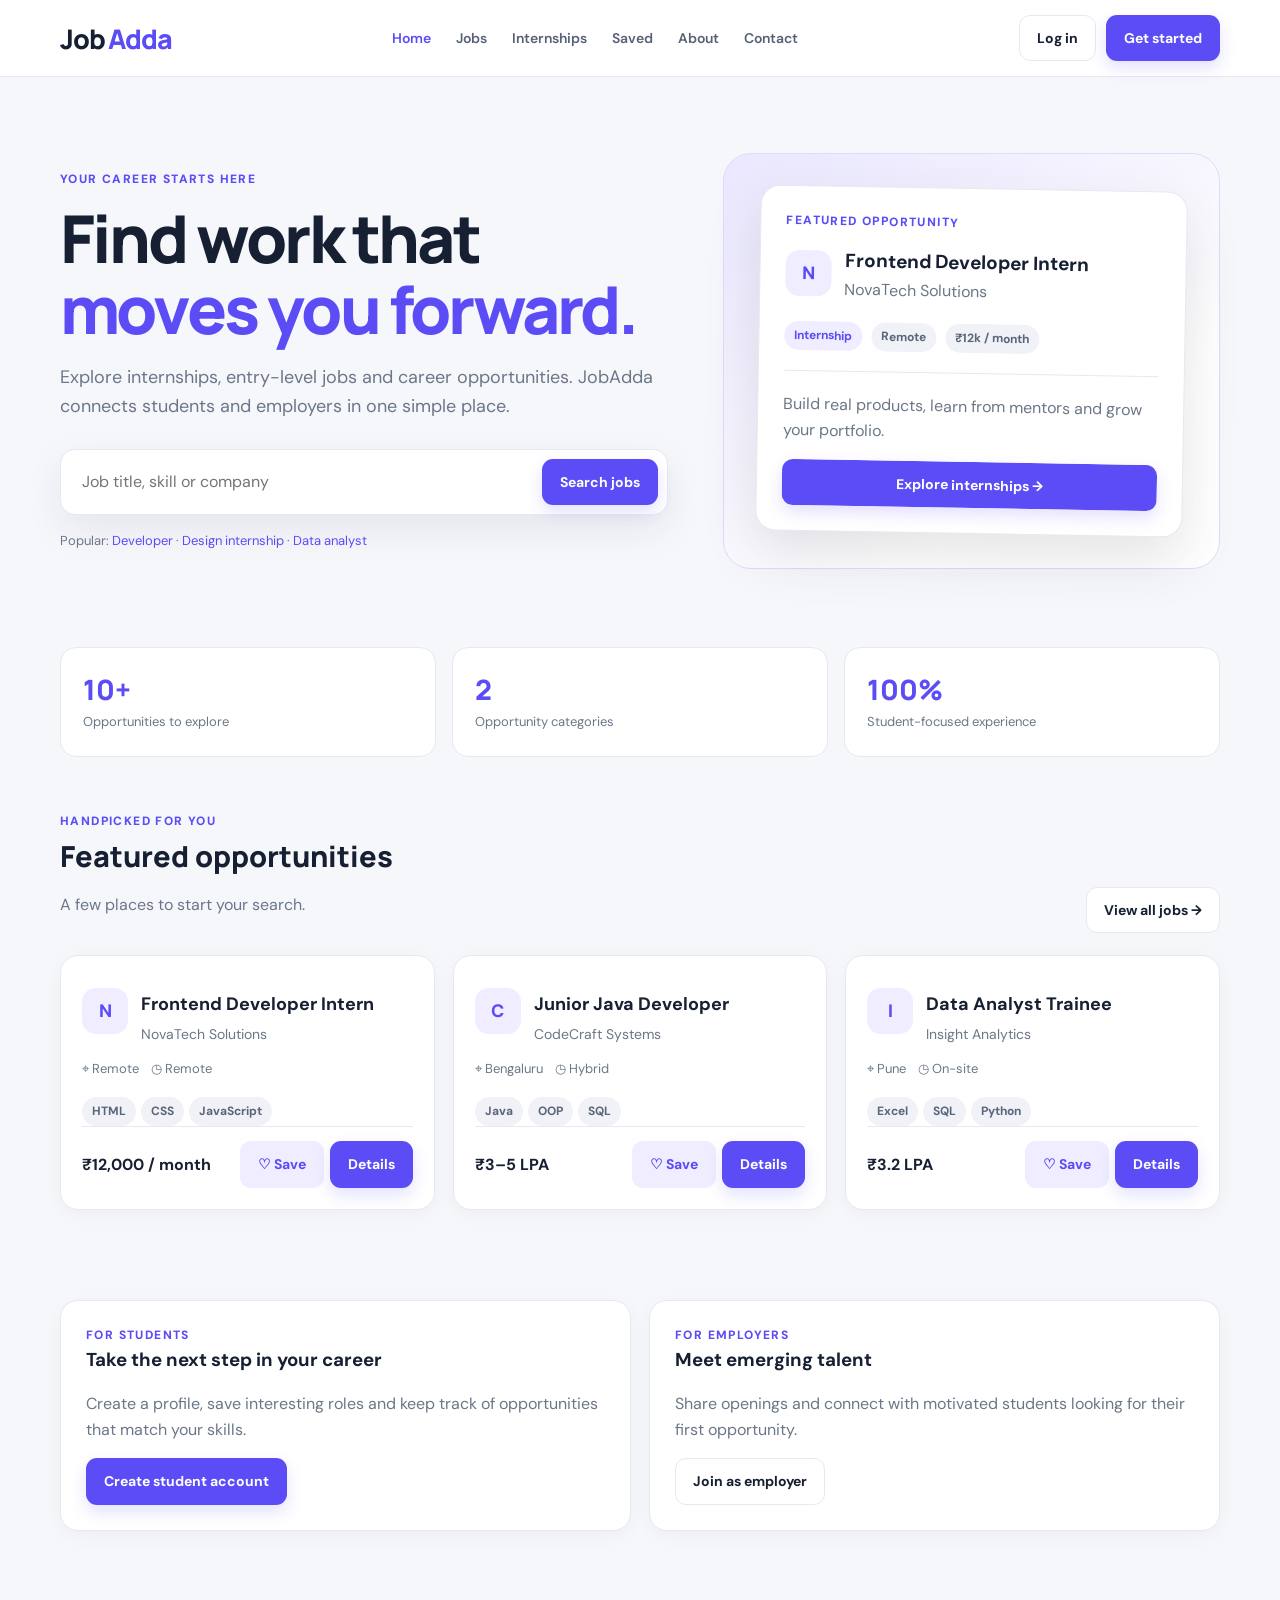
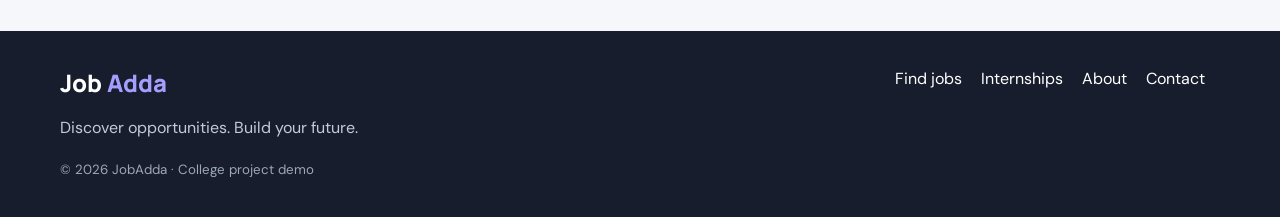
<file: index.html>
<!DOCTYPE html>
<!DOCTYPE html>
<!DOCTYPE html>
<!DOCTYPE html>
<html lang="en">
 <head>
  <meta charset="utf-8"/>
  <meta content="width=device-width, initial-scale=1.0" name="viewport"/>
  <meta content="JobAdda student placement and opportunity portal" name="description"/>
  <title>
   Home | JobAdda
  </title>
  <style>
   /* index.html styles
   This page has its own stylesheet.
   Edit this file to change the appearance of index.html.
*/

@import url('https://fonts.googleapis.com/css2?family=DM+Sans:wght@400;500;600;700;800&family=Manrope:wght@500;600;700;800&display=swap');

:root {
  --primary: #5b4cf5;
  --primary-dark: #4638d8;
  --ink: #172033;
  --muted: #6b7788;
  --bg: #f6f7fb;
  --white: #fff;
  --line: #e7e9f0;
  --soft: #efedff;
  --green: #16845d;
  --red: #d9485f;
  --shadow: 0 14px 38px rgba(28,35,62,.08);
  --radius: 18px;
}

* {
  box-sizing: border-box;
}

html {
  scroll-behavior: smooth;
}

body {
  margin: 0;
  background: var(--bg);
  color: var(--ink);
  font-family: 'DM Sans',Arial,sans-serif;
  line-height: 1.6;
}

a {
  color: inherit;
  text-decoration: none;
}

button,input,select,textarea {
  font: inherit;
}

button {
  cursor: pointer;
}

.container {
  width: min(1160px,calc(100% - 40px));
  margin: auto;
}

.site-header {
  position: sticky;
  top: 0;
  z-index: 50;
  background: rgba(255,255,255,.96);
  backdrop-filter: blur(12px);
  border-bottom: 1px solid var(--line);
}

.nav {
  min-height: 76px;
  display: flex;
  align-items: center;
  justify-content: space-between;
  gap: 24px;
}

.brand {
  font: 800 27px 'Manrope',sans-serif;
  letter-spacing: -1.2px;
  color: var(--ink);
  white-space: nowrap;
}

.brand span {
  color: var(--primary);
}

.nav-links {
  display: flex;
  align-items: center;
  gap: 25px;
  color: #566176;
  font-weight: 600;
  font-size: 14px;
}

.nav-links a:hover,.nav-links a.active {
  color: var(--primary);
}

.nav-actions {
  display: flex;
  align-items: center;
  gap: 10px;
}

.menu-toggle {
  display: none;
  border: 1px solid var(--line);
  background: white;
  border-radius: 10px;
  padding: 9px 12px;
}

.btn {
  display: inline-flex;
  align-items: center;
  justify-content: center;
  gap: 8px;
  border: 1px solid transparent;
  border-radius: 11px;
  padding: 11px 17px;
  font-weight: 700;
  font-size: 14px;
  transition: .2s;
}

.btn-primary {
  background: var(--primary);
  color: #fff;
  box-shadow: 0 7px 16px #5b4cf52b;
}

.btn-primary:hover {
  background: var(--primary-dark);
  transform: translateY(-1px);
}

.btn-outline {
  background: #fff;
  border-color: var(--line);
  color: var(--ink);
}

.btn-outline:hover {
  border-color: var(--primary);
  color: var(--primary);
}

.btn-soft {
  background: var(--soft);
  color: var(--primary);
}

.btn-danger {
  background: #fff0f2;
  color: var(--red);
}

.btn-block {
  width: 100%;
}

.eyebrow {
  color: var(--primary);
  font-size: 12px;
  font-weight: 800;
  letter-spacing: 1.4px;
  text-transform: uppercase;
}

.hero {
  padding: 76px 0 56px;
  display: grid;
  grid-template-columns: 1.1fr .9fr;
  align-items: center;
  gap: 55px;
}

.hero h1 {
  font: 800 clamp(42px,6vw,66px)/1.08 'Manrope',sans-serif;
  letter-spacing: -2.8px;
  margin: 14px 0 18px;
}

.gradient-text {
  color: var(--primary);
}

.lead {
  font-size: 18px;
  color: var(--muted);
  max-width: 610px;
}

.search-panel {
  display: flex;
  gap: 10px;
  padding: 9px;
  background: white;
  border: 1px solid var(--line);
  border-radius: 15px;
  box-shadow: var(--shadow);
  margin-top: 28px;
  max-width: 680px;
}

.search-panel input {
  border: 0;
  outline: 0;
  min-width: 0;
  flex: 1;
  padding: 10px 12px;
}

.hero-art {
  background: linear-gradient(145deg,#eae7ff,#fff 70%);
  border: 1px solid #dedaff;
  border-radius: 28px;
  padding: 34px;
  min-height: 350px;
  display: flex;
  align-items: center;
}

.feature-card {
  background: #fff;
  border: 1px solid var(--line);
  border-radius: 20px;
  padding: 25px;
  width: 100%;
  box-shadow: 0 22px 55px #3332;
  transform: rotate(1deg);
}

.feature-top {
  display: flex;
  align-items: center;
  gap: 13px;
}

.company-mark {
  width: 46px;
  height: 46px;
  border-radius: 14px;
  background: var(--soft);
  color: var(--primary);
  display: grid;
  place-items: center;
  font-weight: 800;
  font-size: 18px;
}

.feature-card h3 {
  margin: 0;
  font-size: 19px;
}

.muted {
  color: var(--muted);
}

.tag {
  display: inline-flex;
  background: #f1f2f8;
  color: #596579;
  border-radius: 30px;
  padding: 5px 10px;
  font-size: 12px;
  font-weight: 700;
  margin: 5px 5px 0 0;
}

.tag.purple {
  background: var(--soft);
  color: var(--primary);
}

.section {
  padding: 45px 0;
}

.section-head {
  display: flex;
  justify-content: space-between;
  align-items: end;
  gap: 20px;
  margin-bottom: 22px;
}

.section-head h2 {
  font: 800 29px 'Manrope',sans-serif;
  margin: 5px 0;
}

.stats {
  display: grid;
  grid-template-columns: repeat(3,1fr);
  gap: 16px;
  margin: 22px 0 10px;
}

.stat {
  background: #fff;
  border: 1px solid var(--line);
  border-radius: 16px;
  padding: 22px;
}

.stat strong {
  display: block;
  font: 800 28px 'Manrope';
  color: var(--primary);
}

.stat span {
  font-size: 13px;
  color: var(--muted);
}

.cards {
  display: grid;
  grid-template-columns: repeat(3,1fr);
  gap: 18px;
}

.job-card,.panel,.auth-card,.info-card {
  background: #fff;
  border: 1px solid var(--line);
  border-radius: var(--radius);
  box-shadow: 0 5px 20px rgba(25,32,55,.035);
}

.job-card {
  padding: 21px;
  display: flex;
  flex-direction: column;
  min-height: 245px;
}

.job-card h3 {
  margin: 13px 0 4px;
  font-size: 18px;
}

.job-card .company {
  color: var(--muted);
  font-size: 14px;
}

.job-meta {
  display: flex;
  flex-wrap: wrap;
  gap: 12px;
  color: var(--muted);
  font-size: 13px;
  margin: 13px 0;
}

.job-card .card-bottom {
  margin-top: auto;
  display: flex;
  align-items: center;
  justify-content: space-between;
  gap: 8px;
  padding-top: 14px;
  border-top: 1px solid var(--line);
}

.page-heading {
  padding: 48px 0 25px;
}

.page-heading h1 {
  font: 800 39px 'Manrope';
  margin: 6px 0;
}

.page-heading p {
  color: var(--muted);
  margin: 0;
}

.filters {
  display: grid;
  grid-template-columns: 2fr 1fr 1fr auto;
  gap: 10px;
  background: white;
  border: 1px solid var(--line);
  padding: 14px;
  border-radius: 15px;
  margin: 15px 0 24px;
}

.control {
  width: 100%;
  border: 1px solid #dfe2eb;
  background: #fff;
  border-radius: 10px;
  padding: 12px 13px;
  outline: none;
}

.control:focus {
  border-color: var(--primary);
  box-shadow: 0 0 0 3px #5b4cf51a;
}

.auth-wrap {
  min-height: calc(100vh - 150px);
  display: grid;
  place-items: center;
  padding: 45px 16px;
}

.auth-card {
  width: min(100%,510px);
  padding: 35px;
}

.auth-card h1 {
  text-align: center;
  font: 800 31px 'Manrope';
  margin: 0 0 7px;
}

.auth-sub {
  text-align: center;
  color: var(--muted);
  margin: 0 0 27px;
}

.field {
  margin: 0 0 17px;
}

.field label {
  display: block;
  font-weight: 700;
  font-size: 13px;
  margin-bottom: 7px;
}

.field input,.field select,.field textarea {
  width: 100%;
  padding: 12px 13px;
  border: 1px solid #dfe2eb;
  border-radius: 10px;
  outline: 0;
  background: white;
}

.field input:focus,.field select:focus,.field textarea:focus {
  border-color: var(--primary);
  box-shadow: 0 0 0 3px #5b4cf51a;
}

.role-row {
  display: flex;
  gap: 22px;
  padding: 13px;
  background: #f8f8fc;
  border-radius: 11px;
  margin-bottom: 20px;
}

.role-row label {
  display: flex;
  gap: 8px;
  align-items: center;
  font-weight: 600;
}

.role-row input {
  accent-color: var(--primary);
}

.form-row {
  display: grid;
  grid-template-columns: 1fr 1fr;
  gap: 13px;
}

.auth-foot {
  text-align: center;
  margin: 20px 0 0;
  color: var(--muted);
  font-size: 14px;
}

.auth-foot a {
  color: var(--primary);
  font-weight: 700;
}

.notice {
  padding: 11px 13px;
  border-radius: 10px;
  font-size: 13px;
  margin: 13px 0;
  display: none;
}

.notice.show {
  display: block;
}

.notice.error {
  background: #fff0f2;
  color: #b4233d;
}

.notice.success {
  background: #eaf8f1;
  color: #16734f;
}

.inline-between {
  display: flex;
  justify-content: space-between;
  align-items: center;
  gap: 12px;
  font-size: 13px;
  margin: 4px 0 18px;
}

.inline-between a {
  color: var(--primary);
  font-weight: 700;
}

.detail-layout {
  display: grid;
  grid-template-columns: 1fr 320px;
  gap: 22px;
  padding: 25px 0 60px;
}

.panel {
  padding: 25px;
}

.panel h2 {
  margin: 0 0 12px;
  font: 800 21px 'Manrope';
}

.detail-title {
  display: flex;
  align-items: center;
  gap: 15px;
}

.detail-title h1 {
  font: 800 30px 'Manrope';
  margin: 0;
}

.description-text {
  color: #536078;
  white-space: pre-line;
}

.empty-state {
  text-align: center;
  padding: 55px 20px;
  background: white;
  border: 1px dashed #cfd2df;
  border-radius: 18px;
}

.empty-state .empty-icon {
  font-size: 38px;
}

.empty-state h3 {
  margin: 10px 0 4px;
}

.dashboard-grid {
  display: grid;
  grid-template-columns: repeat(3,1fr);
  gap: 16px;
}

.dashboard-tile {
  padding: 22px;
  background: white;
  border: 1px solid var(--line);
  border-radius: 16px;
}

.dashboard-tile strong {
  font: 800 28px 'Manrope';
  display: block;
  color: var(--primary);
}

.admin-layout {
  display: grid;
  grid-template-columns: 360px 1fr;
  gap: 20px;
  align-items: start;
}

.admin-list {
  display: grid;
  gap: 12px;
}

.admin-item {
  background: #fff;
  border: 1px solid var(--line);
  border-radius: 14px;
  padding: 16px;
}

.admin-item h3 {
  margin: 0 0 4px;
}

.admin-actions {
  display: flex;
  gap: 8px;
  margin-top: 12px;
}

.footer {
  margin-top: 55px;
  background: #171d2c;
  color: #c4cada;
  padding: 35px 0;
}

.footer-grid {
  display: flex;
  justify-content: space-between;
  gap: 25px;
  flex-wrap: wrap;
}

.footer a {
  color: #fff;
  margin-right: 15px;
}

.footer-brand {
  font: 800 24px 'Manrope';
  color: #fff;
}

.footer-brand span {
  color: #a69eff;
}

.footer small {
  color: #9da7bb;
}

.two-col {
  display: grid;
  grid-template-columns: repeat(2,1fr);
  gap: 18px;
}

.info-card {
  padding: 25px;
}

.info-card h3 {
  margin: 0 0 8px;
}

.toast {
  position: fixed;
  right: 20px;
  bottom: 20px;
  background: #172033;
  color: white;
  padding: 13px 18px;
  border-radius: 12px;
  box-shadow: var(--shadow);
  z-index: 100;
  display: none;
}

.toast.show {
  display: block;
}

@media (max-width:900px) {
  .nav-links {
    gap: 13px;
  }
  .hero {
    gap: 25px;
  }
  .cards {
    grid-template-columns: repeat(2,1fr);
  }
  .admin-layout {
    grid-template-columns: 1fr;
  }
  .detail-layout {
    grid-template-columns: 1fr 280px;
  }
}

@media (max-width:700px) {
  .nav {
    flex-wrap: wrap;
    padding: 13px 0;
  }
  .menu-toggle {
    display: block;
  }
  .nav-links {
    display: none;
    order: 3;
    width: 100%;
    flex-direction: column;
    align-items: flex-start;
    padding: 12px 0;
  }
  .nav-links.open {
    display: flex;
  }
  .nav-actions .btn-outline {
    display: none;
  }
  .hero {
    grid-template-columns: 1fr;
    padding: 48px 0 30px;
  }
  .hero-art {
    min-height: 260px;
    padding: 20px;
  }
  .hero h1 {
    font-size: 46px;
  }
  .stats,.cards,.dashboard-grid,.two-col {
    grid-template-columns: 1fr;
  }
  .filters {
    grid-template-columns: 1fr;
  }
  .detail-layout {
    grid-template-columns: 1fr;
  }
  .form-row {
    grid-template-columns: 1fr;
  }
  .auth-card {
    padding: 26px 20px;
  }
  .section-head {
    align-items: start;
    flex-direction: column;
  }
  .page-heading h1 {
    font-size: 32px;
  }
}
  </style>
 </head>
 <body>
  <header class="site-header">
   <div class="container nav">
    <a class="brand" href="index.html">
     Job
     <span>
      Adda
     </span>
    </a>
    <button aria-label="Open navigation" class="menu-toggle" id="menuToggle">
     ☰
    </button>
    <nav class="nav-links" id="navLinks">
     <a href="index.html">
      Home
     </a>
     <a href="jobs.html">
      Jobs
     </a>
     <a href="internships.html">
      Internships
     </a>
     <a href="saved.html">
      Saved
     </a>
     <a href="about.html">
      About
     </a>
     <a href="contact.html">
      Contact
     </a>
    </nav>
    <div class="nav-actions">
     <a class="btn btn-outline" href="login.html" id="navLogin">
      Log in
     </a>
     <a class="btn btn-primary" href="register.html" id="navRegister">
      Get started
     </a>
    </div>
   </div>
  </header>
  <main>
   <section class="container hero">
    <div>
     <div class="eyebrow">
      YOUR CAREER STARTS HERE
     </div>
     <h1>
      Find work that
      <br/>
      <span class="gradient-text">
       moves you forward.
      </span>
     </h1>
     <p class="lead">
      Explore internships, entry-level jobs and career opportunities. JobAdda connects students and employers in one simple place.
     </p>
     <form action="jobs.html" class="search-panel">
      <input aria-label="Search opportunities" name="q" placeholder="Job title, skill or company"/>
      <button class="btn btn-primary">
       Search jobs
      </button>
     </form>
     <div style="margin-top:16px;color:var(--muted);font-size:13px">
      Popular:
      <a href="jobs.html?q=developer" style="color:var(--primary)">
       Developer
      </a>
      &middot;
      <a href="internships.html?q=design" style="color:var(--primary)">
       Design internship
      </a>
      &middot;
      <a href="jobs.html?q=data" style="color:var(--primary)">
       Data analyst
      </a>
     </div>
    </div>
    <div class="hero-art">
     <article class="feature-card">
      <div class="eyebrow">
       FEATURED OPPORTUNITY
      </div>
      <div class="feature-top" style="margin:15px 0">
       <div class="company-mark">
        N
       </div>
       <div>
        <h3>
         Frontend Developer Intern
        </h3>
        <div class="muted">
         NovaTech Solutions
        </div>
       </div>
      </div>
      <span class="tag purple">
       Internship
      </span>
      <span class="tag">
       Remote
      </span>
      <span class="tag">
       ₹12k / month
      </span>
      <hr style="border:0;border-top:1px solid var(--line);margin:20px 0"/>
      <p class="muted">
       Build real products, learn from mentors and grow your portfolio.
      </p>
      <a class="btn btn-primary btn-block" href="internships.html">
       Explore internships &rarr;
      </a>
     </article>
    </div>
   </section>
   <section class="container">
    <div class="stats">
     <div class="stat">
      <strong id="statJobs">
       12+
      </strong>
      <span>
       Opportunities to explore
      </span>
     </div>
     <div class="stat">
      <strong>
       2
      </strong>
      <span>
       Opportunity categories
      </span>
     </div>
     <div class="stat">
      <strong>
       100%
      </strong>
      <span>
       Student-focused experience
      </span>
     </div>
    </div>
   </section>
   <section class="container section">
    <div class="section-head">
     <div>
      <div class="eyebrow">
       HANDPICKED FOR YOU
      </div>
      <h2>
       Featured opportunities
      </h2>
      <p class="muted">
       A few places to start your search.
      </p>
     </div>
     <a class="btn btn-outline" href="jobs.html">
      View all jobs &rarr;
     </a>
    </div>
    <div class="cards" id="homeFeatured">
    </div>
   </section>
   <section class="container section">
    <div class="two-col">
     <div class="info-card">
      <div class="eyebrow">
       FOR STUDENTS
      </div>
      <h3>
       Take the next step in your career
      </h3>
      <p class="muted">
       Create a profile, save interesting roles and keep track of opportunities that match your skills.
      </p>
      <a class="btn btn-primary" href="register.html">
       Create student account
      </a>
     </div>
     <div class="info-card">
      <div class="eyebrow">
       FOR EMPLOYERS
      </div>
      <h3>
       Meet emerging talent
      </h3>
      <p class="muted">
       Share openings and connect with motivated students looking for their first opportunity.
      </p>
      <a class="btn btn-outline" href="register.html">
       Join as employer
      </a>
     </div>
    </div>
   </section>
  </main>
  <footer class="footer">
   <div class="container footer-grid">
    <div>
     <div class="footer-brand">
      Job
      <span>
       Adda
      </span>
     </div>
     <p>
      Discover opportunities. Build your future.
     </p>
     <small>
      &copy; 2026 JobAdda &middot; College project demo
     </small>
    </div>
    <div>
     <a href="jobs.html">
      Find jobs
     </a>
     <a href="internships.html">
      Internships
     </a>
     <a href="about.html">
      About
     </a>
     <a href="contact.html">
      Contact
     </a>
    </div>
   </div>
  </footer>
  <div class="toast" id="toast">
  </div>
  <script>
    let starterItems = [];

    const dataReady = fetch('data.json')
        .then(response => {
            if (!response.ok) {
                throw new Error('Could not load data.json');
            }
            return response.json();
        })
        .then(data => {
            starterItems = data;
        })
        .catch(error => {
            console.error(error);
            alert('Could not load data.json. Please run this project with VS Code Live Server.');
        });

    function getItems() {
        try {
            const stored = localStorage.getItem('jobaddaItems');
            return stored ? JSON.parse(stored) : starterItems;
        } catch (error) {
            return starterItems;
        }
    }

    function getCurrentUser() {
        return JSON.parse(localStorage.getItem('jobaddaCurrentUser') || 'null');
    }

    function getSaved() {
        try {
            return JSON.parse(localStorage.getItem('jobaddaSaved') || '[]');
        } catch (error) {
            return [];
        }
    }

    function saveSaved(ids) {
        localStorage.setItem('jobaddaSaved', JSON.stringify(ids));
    }

    function escapeHtml(value) {
        return String(value ?? '').replace(/[&<>"']/g, char => ({
            '&': '&amp;',
            '<': '&lt;',
            '>': '&gt;',
            '"': '&quot;',
            "'": '&#39;'
        }[char]));
    }

    function showToast(message) {
        const toast = document.getElementById('toast');
        toast.textContent = message;
        toast.classList.add('show');
        setTimeout(() => toast.classList.remove('show'), 2400);
    }

    function setupNav() {
        document.getElementById('menuToggle').addEventListener('click', () => {
            document.getElementById('navLinks').classList.toggle('open');
        });

        if (getCurrentUser()) {
            const loginLink = document.getElementById('navLogin');
            const registerLink = document.getElementById('navRegister');

            loginLink.textContent = 'Dashboard';
            loginLink.href = 'dashboard.html';

            registerLink.textContent = 'Log out';
            registerLink.href = '#';
            registerLink.addEventListener('click', event => {
                event.preventDefault();
                localStorage.removeItem('jobaddaCurrentUser');
                location.href = 'index.html';
            });
        }

        const currentPage = location.pathname.split('/').pop();
        document.querySelectorAll('.nav-links a').forEach(link => {
            if (link.getAttribute('href') === currentPage) {
                link.classList.add('active');
            }
        });
    }

    function createCard(item) {
        const isSaved = getSaved().includes(Number(item.id));
        const firstLetter = (item.company || 'J').charAt(0).toUpperCase();
        const skillTags = (item.skills || [])
            .slice(0, 3)
            .map(skill => `<span class="tag">${escapeHtml(skill)}</span>`)
            .join('');

        return `
            <article class="job-card">
                <div class="feature-top">
                    <div class="company-mark">${escapeHtml(firstLetter)}</div>
                    <div>
                        <h3>${escapeHtml(item.title)}</h3>
                        <div class="company">${escapeHtml(item.company)}</div>
                    </div>
                </div>
                <div class="job-meta"><span>⌖ ${escapeHtml(item.location)}</span><span>◷ ${escapeHtml(item.mode)}</span></div>
                <div>${skillTags}</div>
                <div class="card-bottom">
                    <strong>${escapeHtml(item.salary || 'Pay not listed')}</strong>
                    <div style="display:flex;gap:6px">
                        <button class="btn btn-soft" data-save="${item.id}">${isSaved ? 'Saved ✓' : '♡ Save'}</button>
                        <a class="btn btn-primary" href="job-details.html?id=${encodeURIComponent(item.id)}">Details</a>
                    </div>
                </div>
            </article>`;
    }

    document.addEventListener('click', event => {
        const saveButton = event.target.closest('[data-save]');
        if (!saveButton) {
            return;
        }

        const id = Number(saveButton.dataset.save);
        const savedIds = getSaved();

        if (savedIds.includes(id)) {
            saveSaved(savedIds.filter(savedId => savedId !== id));
            saveButton.textContent = '♡ Save';
            showToast('Removed from saved opportunities');
        } else {
            savedIds.push(id);
            saveSaved(savedIds);
            saveButton.textContent = 'Saved ✓';
            showToast('Opportunity saved');
        }
    });

    document.addEventListener('DOMContentLoaded', async () => {
        setupNav();
        await dataReady;

        const items = getItems();
        document.getElementById('homeFeatured').innerHTML = items.slice(0, 3).map(createCard).join('');
        document.getElementById('statJobs').textContent = items.length + '+';
    });
  </script>
 </body>
</html>
</file>
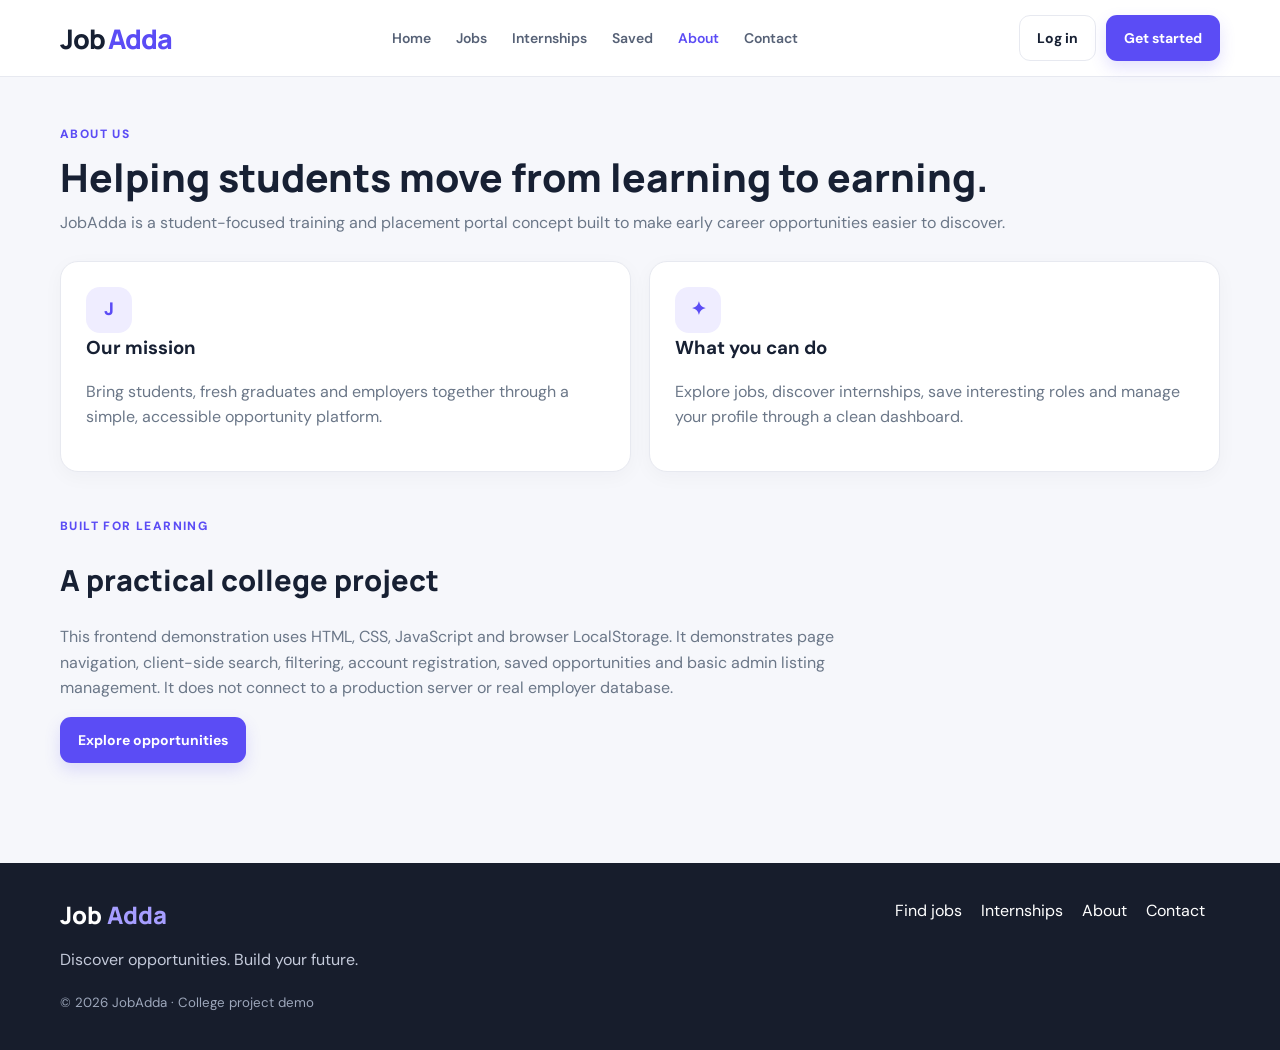
<file: about.html>
<!DOCTYPE html>
<!DOCTYPE html>
<!DOCTYPE html>
<!DOCTYPE html>
<html lang="en">
 <head>
  <meta charset="utf-8"/>
  <meta content="width=device-width, initial-scale=1.0" name="viewport"/>
  <meta content="JobAdda student placement and opportunity portal" name="description"/>
  <title>
   About JobAdda | JobAdda
  </title>
  <style>
   /* about.html styles
   This page has its own stylesheet.
   Edit this file to change the appearance of about.html.
*/

@import url('https://fonts.googleapis.com/css2?family=DM+Sans:wght@400;500;600;700;800&family=Manrope:wght@500;600;700;800&display=swap');

:root {
  --primary: #5b4cf5;
  --primary-dark: #4638d8;
  --ink: #172033;
  --muted: #6b7788;
  --bg: #f6f7fb;
  --white: #fff;
  --line: #e7e9f0;
  --soft: #efedff;
  --green: #16845d;
  --red: #d9485f;
  --shadow: 0 14px 38px rgba(28,35,62,.08);
  --radius: 18px;
}

* {
  box-sizing: border-box;
}

html {
  scroll-behavior: smooth;
}

body {
  margin: 0;
  background: var(--bg);
  color: var(--ink);
  font-family: 'DM Sans',Arial,sans-serif;
  line-height: 1.6;
}

a {
  color: inherit;
  text-decoration: none;
}

button,input,select,textarea {
  font: inherit;
}

button {
  cursor: pointer;
}

.container {
  width: min(1160px,calc(100% - 40px));
  margin: auto;
}

.site-header {
  position: sticky;
  top: 0;
  z-index: 50;
  background: rgba(255,255,255,.96);
  backdrop-filter: blur(12px);
  border-bottom: 1px solid var(--line);
}

.nav {
  min-height: 76px;
  display: flex;
  align-items: center;
  justify-content: space-between;
  gap: 24px;
}

.brand {
  font: 800 27px 'Manrope',sans-serif;
  letter-spacing: -1.2px;
  color: var(--ink);
  white-space: nowrap;
}

.brand span {
  color: var(--primary);
}

.nav-links {
  display: flex;
  align-items: center;
  gap: 25px;
  color: #566176;
  font-weight: 600;
  font-size: 14px;
}

.nav-links a:hover,.nav-links a.active {
  color: var(--primary);
}

.nav-actions {
  display: flex;
  align-items: center;
  gap: 10px;
}

.menu-toggle {
  display: none;
  border: 1px solid var(--line);
  background: white;
  border-radius: 10px;
  padding: 9px 12px;
}

.btn {
  display: inline-flex;
  align-items: center;
  justify-content: center;
  gap: 8px;
  border: 1px solid transparent;
  border-radius: 11px;
  padding: 11px 17px;
  font-weight: 700;
  font-size: 14px;
  transition: .2s;
}

.btn-primary {
  background: var(--primary);
  color: #fff;
  box-shadow: 0 7px 16px #5b4cf52b;
}

.btn-primary:hover {
  background: var(--primary-dark);
  transform: translateY(-1px);
}

.btn-outline {
  background: #fff;
  border-color: var(--line);
  color: var(--ink);
}

.btn-outline:hover {
  border-color: var(--primary);
  color: var(--primary);
}

.btn-soft {
  background: var(--soft);
  color: var(--primary);
}

.btn-danger {
  background: #fff0f2;
  color: var(--red);
}

.btn-block {
  width: 100%;
}

.eyebrow {
  color: var(--primary);
  font-size: 12px;
  font-weight: 800;
  letter-spacing: 1.4px;
  text-transform: uppercase;
}

.hero {
  padding: 76px 0 56px;
  display: grid;
  grid-template-columns: 1.1fr .9fr;
  align-items: center;
  gap: 55px;
}

.hero h1 {
  font: 800 clamp(42px,6vw,66px)/1.08 'Manrope',sans-serif;
  letter-spacing: -2.8px;
  margin: 14px 0 18px;
}

.gradient-text {
  color: var(--primary);
}

.lead {
  font-size: 18px;
  color: var(--muted);
  max-width: 610px;
}

.search-panel {
  display: flex;
  gap: 10px;
  padding: 9px;
  background: white;
  border: 1px solid var(--line);
  border-radius: 15px;
  box-shadow: var(--shadow);
  margin-top: 28px;
  max-width: 680px;
}

.search-panel input {
  border: 0;
  outline: 0;
  min-width: 0;
  flex: 1;
  padding: 10px 12px;
}

.hero-art {
  background: linear-gradient(145deg,#eae7ff,#fff 70%);
  border: 1px solid #dedaff;
  border-radius: 28px;
  padding: 34px;
  min-height: 350px;
  display: flex;
  align-items: center;
}

.feature-card {
  background: #fff;
  border: 1px solid var(--line);
  border-radius: 20px;
  padding: 25px;
  width: 100%;
  box-shadow: 0 22px 55px #3332;
  transform: rotate(1deg);
}

.feature-top {
  display: flex;
  align-items: center;
  gap: 13px;
}

.company-mark {
  width: 46px;
  height: 46px;
  border-radius: 14px;
  background: var(--soft);
  color: var(--primary);
  display: grid;
  place-items: center;
  font-weight: 800;
  font-size: 18px;
}

.feature-card h3 {
  margin: 0;
  font-size: 19px;
}

.muted {
  color: var(--muted);
}

.tag {
  display: inline-flex;
  background: #f1f2f8;
  color: #596579;
  border-radius: 30px;
  padding: 5px 10px;
  font-size: 12px;
  font-weight: 700;
  margin: 5px 5px 0 0;
}

.tag.purple {
  background: var(--soft);
  color: var(--primary);
}

.section {
  padding: 45px 0;
}

.section-head {
  display: flex;
  justify-content: space-between;
  align-items: end;
  gap: 20px;
  margin-bottom: 22px;
}

.section-head h2 {
  font: 800 29px 'Manrope',sans-serif;
  margin: 5px 0;
}

.stats {
  display: grid;
  grid-template-columns: repeat(3,1fr);
  gap: 16px;
  margin: 22px 0 10px;
}

.stat {
  background: #fff;
  border: 1px solid var(--line);
  border-radius: 16px;
  padding: 22px;
}

.stat strong {
  display: block;
  font: 800 28px 'Manrope';
  color: var(--primary);
}

.stat span {
  font-size: 13px;
  color: var(--muted);
}

.cards {
  display: grid;
  grid-template-columns: repeat(3,1fr);
  gap: 18px;
}

.job-card,.panel,.auth-card,.info-card {
  background: #fff;
  border: 1px solid var(--line);
  border-radius: var(--radius);
  box-shadow: 0 5px 20px rgba(25,32,55,.035);
}

.job-card {
  padding: 21px;
  display: flex;
  flex-direction: column;
  min-height: 245px;
}

.job-card h3 {
  margin: 13px 0 4px;
  font-size: 18px;
}

.job-card .company {
  color: var(--muted);
  font-size: 14px;
}

.job-meta {
  display: flex;
  flex-wrap: wrap;
  gap: 12px;
  color: var(--muted);
  font-size: 13px;
  margin: 13px 0;
}

.job-card .card-bottom {
  margin-top: auto;
  display: flex;
  align-items: center;
  justify-content: space-between;
  gap: 8px;
  padding-top: 14px;
  border-top: 1px solid var(--line);
}

.page-heading {
  padding: 48px 0 25px;
}

.page-heading h1 {
  font: 800 39px 'Manrope';
  margin: 6px 0;
}

.page-heading p {
  color: var(--muted);
  margin: 0;
}

.filters {
  display: grid;
  grid-template-columns: 2fr 1fr 1fr auto;
  gap: 10px;
  background: white;
  border: 1px solid var(--line);
  padding: 14px;
  border-radius: 15px;
  margin: 15px 0 24px;
}

.control {
  width: 100%;
  border: 1px solid #dfe2eb;
  background: #fff;
  border-radius: 10px;
  padding: 12px 13px;
  outline: none;
}

.control:focus {
  border-color: var(--primary);
  box-shadow: 0 0 0 3px #5b4cf51a;
}

.auth-wrap {
  min-height: calc(100vh - 150px);
  display: grid;
  place-items: center;
  padding: 45px 16px;
}

.auth-card {
  width: min(100%,510px);
  padding: 35px;
}

.auth-card h1 {
  text-align: center;
  font: 800 31px 'Manrope';
  margin: 0 0 7px;
}

.auth-sub {
  text-align: center;
  color: var(--muted);
  margin: 0 0 27px;
}

.field {
  margin: 0 0 17px;
}

.field label {
  display: block;
  font-weight: 700;
  font-size: 13px;
  margin-bottom: 7px;
}

.field input,.field select,.field textarea {
  width: 100%;
  padding: 12px 13px;
  border: 1px solid #dfe2eb;
  border-radius: 10px;
  outline: 0;
  background: white;
}

.field input:focus,.field select:focus,.field textarea:focus {
  border-color: var(--primary);
  box-shadow: 0 0 0 3px #5b4cf51a;
}

.role-row {
  display: flex;
  gap: 22px;
  padding: 13px;
  background: #f8f8fc;
  border-radius: 11px;
  margin-bottom: 20px;
}

.role-row label {
  display: flex;
  gap: 8px;
  align-items: center;
  font-weight: 600;
}

.role-row input {
  accent-color: var(--primary);
}

.form-row {
  display: grid;
  grid-template-columns: 1fr 1fr;
  gap: 13px;
}

.auth-foot {
  text-align: center;
  margin: 20px 0 0;
  color: var(--muted);
  font-size: 14px;
}

.auth-foot a {
  color: var(--primary);
  font-weight: 700;
}

.notice {
  padding: 11px 13px;
  border-radius: 10px;
  font-size: 13px;
  margin: 13px 0;
  display: none;
}

.notice.show {
  display: block;
}

.notice.error {
  background: #fff0f2;
  color: #b4233d;
}

.notice.success {
  background: #eaf8f1;
  color: #16734f;
}

.inline-between {
  display: flex;
  justify-content: space-between;
  align-items: center;
  gap: 12px;
  font-size: 13px;
  margin: 4px 0 18px;
}

.inline-between a {
  color: var(--primary);
  font-weight: 700;
}

.detail-layout {
  display: grid;
  grid-template-columns: 1fr 320px;
  gap: 22px;
  padding: 25px 0 60px;
}

.panel {
  padding: 25px;
}

.panel h2 {
  margin: 0 0 12px;
  font: 800 21px 'Manrope';
}

.detail-title {
  display: flex;
  align-items: center;
  gap: 15px;
}

.detail-title h1 {
  font: 800 30px 'Manrope';
  margin: 0;
}

.description-text {
  color: #536078;
  white-space: pre-line;
}

.empty-state {
  text-align: center;
  padding: 55px 20px;
  background: white;
  border: 1px dashed #cfd2df;
  border-radius: 18px;
}

.empty-state .empty-icon {
  font-size: 38px;
}

.empty-state h3 {
  margin: 10px 0 4px;
}

.dashboard-grid {
  display: grid;
  grid-template-columns: repeat(3,1fr);
  gap: 16px;
}

.dashboard-tile {
  padding: 22px;
  background: white;
  border: 1px solid var(--line);
  border-radius: 16px;
}

.dashboard-tile strong {
  font: 800 28px 'Manrope';
  display: block;
  color: var(--primary);
}

.admin-layout {
  display: grid;
  grid-template-columns: 360px 1fr;
  gap: 20px;
  align-items: start;
}

.admin-list {
  display: grid;
  gap: 12px;
}

.admin-item {
  background: #fff;
  border: 1px solid var(--line);
  border-radius: 14px;
  padding: 16px;
}

.admin-item h3 {
  margin: 0 0 4px;
}

.admin-actions {
  display: flex;
  gap: 8px;
  margin-top: 12px;
}

.footer {
  margin-top: 55px;
  background: #171d2c;
  color: #c4cada;
  padding: 35px 0;
}

.footer-grid {
  display: flex;
  justify-content: space-between;
  gap: 25px;
  flex-wrap: wrap;
}

.footer a {
  color: #fff;
  margin-right: 15px;
}

.footer-brand {
  font: 800 24px 'Manrope';
  color: #fff;
}

.footer-brand span {
  color: #a69eff;
}

.footer small {
  color: #9da7bb;
}

.two-col {
  display: grid;
  grid-template-columns: repeat(2,1fr);
  gap: 18px;
}

.info-card {
  padding: 25px;
}

.info-card h3 {
  margin: 0 0 8px;
}

.toast {
  position: fixed;
  right: 20px;
  bottom: 20px;
  background: #172033;
  color: white;
  padding: 13px 18px;
  border-radius: 12px;
  box-shadow: var(--shadow);
  z-index: 100;
  display: none;
}

.toast.show {
  display: block;
}

@media (max-width:900px) {
  .nav-links {
    gap: 13px;
  }
  .hero {
    gap: 25px;
  }
  .cards {
    grid-template-columns: repeat(2,1fr);
  }
  .admin-layout {
    grid-template-columns: 1fr;
  }
  .detail-layout {
    grid-template-columns: 1fr 280px;
  }
}

@media (max-width:700px) {
  .nav {
    flex-wrap: wrap;
    padding: 13px 0;
  }
  .menu-toggle {
    display: block;
  }
  .nav-links {
    display: none;
    order: 3;
    width: 100%;
    flex-direction: column;
    align-items: flex-start;
    padding: 12px 0;
  }
  .nav-links.open {
    display: flex;
  }
  .nav-actions .btn-outline {
    display: none;
  }
  .hero {
    grid-template-columns: 1fr;
    padding: 48px 0 30px;
  }
  .hero-art {
    min-height: 260px;
    padding: 20px;
  }
  .hero h1 {
    font-size: 46px;
  }
  .stats,.cards,.dashboard-grid,.two-col {
    grid-template-columns: 1fr;
  }
  .filters {
    grid-template-columns: 1fr;
  }
  .detail-layout {
    grid-template-columns: 1fr;
  }
  .form-row {
    grid-template-columns: 1fr;
  }
  .auth-card {
    padding: 26px 20px;
  }
  .section-head {
    align-items: start;
    flex-direction: column;
  }
  .page-heading h1 {
    font-size: 32px;
  }
}
  </style>
 </head>
 <body>
  <header class="site-header">
   <div class="container nav">
    <a class="brand" href="index.html">
     Job
     <span>
      Adda
     </span>
    </a>
    <button aria-label="Open navigation" class="menu-toggle" id="menuToggle">
     ☰
    </button>
    <nav class="nav-links" id="navLinks">
     <a href="index.html">
      Home
     </a>
     <a href="jobs.html">
      Jobs
     </a>
     <a href="internships.html">
      Internships
     </a>
     <a href="saved.html">
      Saved
     </a>
     <a href="about.html">
      About
     </a>
     <a href="contact.html">
      Contact
     </a>
    </nav>
    <div class="nav-actions">
     <a class="btn btn-outline" href="login.html" id="navLogin">
      Log in
     </a>
     <a class="btn btn-primary" href="register.html" id="navRegister">
      Get started
     </a>
    </div>
   </div>
  </header>
  <main class="container">
   <section class="page-heading">
    <div class="eyebrow">
     ABOUT US
    </div>
    <h1>
     Helping students move from learning to earning.
    </h1>
    <p>
     JobAdda is a student-focused training and placement portal concept built to make early career opportunities easier to discover.
    </p>
   </section>
   <section class="two-col">
    <article class="info-card">
     <div class="company-mark">
      J
     </div>
     <h3>
      Our mission
     </h3>
     <p class="muted">
      Bring students, fresh graduates and employers together through a simple, accessible opportunity platform.
     </p>
    </article>
    <article class="info-card">
     <div class="company-mark">
      ✦
     </div>
     <h3>
      What you can do
     </h3>
     <p class="muted">
      Explore jobs, discover internships, save interesting roles and manage your profile through a clean dashboard.
     </p>
    </article>
   </section>
   <section class="section">
    <div class="eyebrow">
     BUILT FOR LEARNING
    </div>
    <h2 style="font:800 29px Manrope">
     A practical college project
    </h2>
    <p class="muted" style="max-width:800px">
     This frontend demonstration uses HTML, CSS, JavaScript and browser LocalStorage. It demonstrates page navigation, client-side search, filtering, account registration, saved opportunities and basic admin listing management. It does not connect to a production server or real employer database.
    </p>
    <a class="btn btn-primary" href="jobs.html">
     Explore opportunities
    </a>
   </section>
  </main>
  <footer class="footer">
   <div class="container footer-grid">
    <div>
     <div class="footer-brand">
      Job
      <span>
       Adda
      </span>
     </div>
     <p>
      Discover opportunities. Build your future.
     </p>
     <small>
      &copy; 2026 JobAdda &middot; College project demo
     </small>
    </div>
    <div>
     <a href="jobs.html">
      Find jobs
     </a>
     <a href="internships.html">
      Internships
     </a>
     <a href="about.html">
      About
     </a>
     <a href="contact.html">
      Contact
     </a>
    </div>
   </div>
  </footer>
  <div class="toast" id="toast">
  </div>
  <script>
    function getCurrentUser() {
        return JSON.parse(localStorage.getItem('jobaddaCurrentUser') || 'null');
    }

    function setupNav() {
        document.getElementById('menuToggle').addEventListener('click', () => {
            document.getElementById('navLinks').classList.toggle('open');
        });

        if (getCurrentUser()) {
            const loginLink = document.getElementById('navLogin');
            const registerLink = document.getElementById('navRegister');

            loginLink.textContent = 'Dashboard';
            loginLink.href = 'dashboard.html';

            registerLink.textContent = 'Log out';
            registerLink.href = '#';
            registerLink.addEventListener('click', event => {
                event.preventDefault();
                localStorage.removeItem('jobaddaCurrentUser');
                location.href = 'index.html';
            });
        }

        const currentPage = location.pathname.split('/').pop();
        document.querySelectorAll('.nav-links a').forEach(link => {
            if (link.getAttribute('href') === currentPage) {
                link.classList.add('active');
            }
        });
    }

    document.addEventListener('DOMContentLoaded', setupNav);
  </script>
 </body>
</html>
</file>
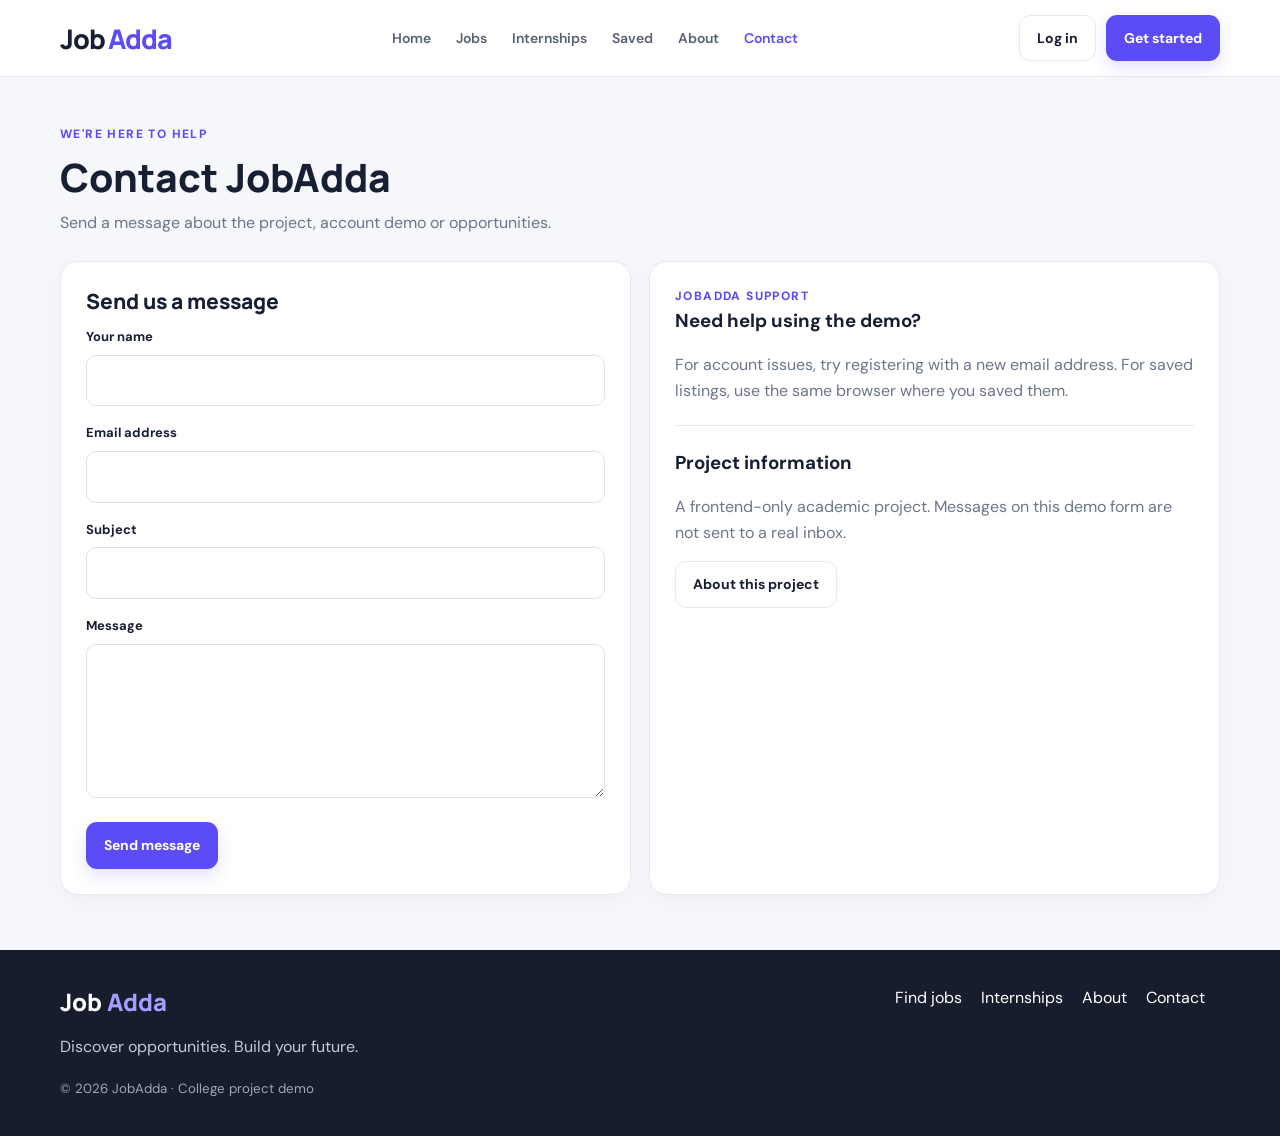
<file: contact.html>
<!DOCTYPE html>
<!DOCTYPE html>
<!DOCTYPE html>
<!DOCTYPE html>
<html lang="en">
 <head>
  <meta charset="utf-8"/>
  <meta content="width=device-width, initial-scale=1.0" name="viewport"/>
  <meta content="JobAdda student placement and opportunity portal" name="description"/>
  <title>
   Contact | JobAdda
  </title>
  <style>
   /* contact.html styles
   This page has its own stylesheet.
   Edit this file to change the appearance of contact.html.
*/

@import url('https://fonts.googleapis.com/css2?family=DM+Sans:wght@400;500;600;700;800&family=Manrope:wght@500;600;700;800&display=swap');

:root {
  --primary: #5b4cf5;
  --primary-dark: #4638d8;
  --ink: #172033;
  --muted: #6b7788;
  --bg: #f6f7fb;
  --white: #fff;
  --line: #e7e9f0;
  --soft: #efedff;
  --green: #16845d;
  --red: #d9485f;
  --shadow: 0 14px 38px rgba(28,35,62,.08);
  --radius: 18px;
}

* {
  box-sizing: border-box;
}

html {
  scroll-behavior: smooth;
}

body {
  margin: 0;
  background: var(--bg);
  color: var(--ink);
  font-family: 'DM Sans',Arial,sans-serif;
  line-height: 1.6;
}

a {
  color: inherit;
  text-decoration: none;
}

button,input,select,textarea {
  font: inherit;
}

button {
  cursor: pointer;
}

.container {
  width: min(1160px,calc(100% - 40px));
  margin: auto;
}

.site-header {
  position: sticky;
  top: 0;
  z-index: 50;
  background: rgba(255,255,255,.96);
  backdrop-filter: blur(12px);
  border-bottom: 1px solid var(--line);
}

.nav {
  min-height: 76px;
  display: flex;
  align-items: center;
  justify-content: space-between;
  gap: 24px;
}

.brand {
  font: 800 27px 'Manrope',sans-serif;
  letter-spacing: -1.2px;
  color: var(--ink);
  white-space: nowrap;
}

.brand span {
  color: var(--primary);
}

.nav-links {
  display: flex;
  align-items: center;
  gap: 25px;
  color: #566176;
  font-weight: 600;
  font-size: 14px;
}

.nav-links a:hover,.nav-links a.active {
  color: var(--primary);
}

.nav-actions {
  display: flex;
  align-items: center;
  gap: 10px;
}

.menu-toggle {
  display: none;
  border: 1px solid var(--line);
  background: white;
  border-radius: 10px;
  padding: 9px 12px;
}

.btn {
  display: inline-flex;
  align-items: center;
  justify-content: center;
  gap: 8px;
  border: 1px solid transparent;
  border-radius: 11px;
  padding: 11px 17px;
  font-weight: 700;
  font-size: 14px;
  transition: .2s;
}

.btn-primary {
  background: var(--primary);
  color: #fff;
  box-shadow: 0 7px 16px #5b4cf52b;
}

.btn-primary:hover {
  background: var(--primary-dark);
  transform: translateY(-1px);
}

.btn-outline {
  background: #fff;
  border-color: var(--line);
  color: var(--ink);
}

.btn-outline:hover {
  border-color: var(--primary);
  color: var(--primary);
}

.btn-soft {
  background: var(--soft);
  color: var(--primary);
}

.btn-danger {
  background: #fff0f2;
  color: var(--red);
}

.btn-block {
  width: 100%;
}

.eyebrow {
  color: var(--primary);
  font-size: 12px;
  font-weight: 800;
  letter-spacing: 1.4px;
  text-transform: uppercase;
}

.hero {
  padding: 76px 0 56px;
  display: grid;
  grid-template-columns: 1.1fr .9fr;
  align-items: center;
  gap: 55px;
}

.hero h1 {
  font: 800 clamp(42px,6vw,66px)/1.08 'Manrope',sans-serif;
  letter-spacing: -2.8px;
  margin: 14px 0 18px;
}

.gradient-text {
  color: var(--primary);
}

.lead {
  font-size: 18px;
  color: var(--muted);
  max-width: 610px;
}

.search-panel {
  display: flex;
  gap: 10px;
  padding: 9px;
  background: white;
  border: 1px solid var(--line);
  border-radius: 15px;
  box-shadow: var(--shadow);
  margin-top: 28px;
  max-width: 680px;
}

.search-panel input {
  border: 0;
  outline: 0;
  min-width: 0;
  flex: 1;
  padding: 10px 12px;
}

.hero-art {
  background: linear-gradient(145deg,#eae7ff,#fff 70%);
  border: 1px solid #dedaff;
  border-radius: 28px;
  padding: 34px;
  min-height: 350px;
  display: flex;
  align-items: center;
}

.feature-card {
  background: #fff;
  border: 1px solid var(--line);
  border-radius: 20px;
  padding: 25px;
  width: 100%;
  box-shadow: 0 22px 55px #3332;
  transform: rotate(1deg);
}

.feature-top {
  display: flex;
  align-items: center;
  gap: 13px;
}

.company-mark {
  width: 46px;
  height: 46px;
  border-radius: 14px;
  background: var(--soft);
  color: var(--primary);
  display: grid;
  place-items: center;
  font-weight: 800;
  font-size: 18px;
}

.feature-card h3 {
  margin: 0;
  font-size: 19px;
}

.muted {
  color: var(--muted);
}

.tag {
  display: inline-flex;
  background: #f1f2f8;
  color: #596579;
  border-radius: 30px;
  padding: 5px 10px;
  font-size: 12px;
  font-weight: 700;
  margin: 5px 5px 0 0;
}

.tag.purple {
  background: var(--soft);
  color: var(--primary);
}

.section {
  padding: 45px 0;
}

.section-head {
  display: flex;
  justify-content: space-between;
  align-items: end;
  gap: 20px;
  margin-bottom: 22px;
}

.section-head h2 {
  font: 800 29px 'Manrope',sans-serif;
  margin: 5px 0;
}

.stats {
  display: grid;
  grid-template-columns: repeat(3,1fr);
  gap: 16px;
  margin: 22px 0 10px;
}

.stat {
  background: #fff;
  border: 1px solid var(--line);
  border-radius: 16px;
  padding: 22px;
}

.stat strong {
  display: block;
  font: 800 28px 'Manrope';
  color: var(--primary);
}

.stat span {
  font-size: 13px;
  color: var(--muted);
}

.cards {
  display: grid;
  grid-template-columns: repeat(3,1fr);
  gap: 18px;
}

.job-card,.panel,.auth-card,.info-card {
  background: #fff;
  border: 1px solid var(--line);
  border-radius: var(--radius);
  box-shadow: 0 5px 20px rgba(25,32,55,.035);
}

.job-card {
  padding: 21px;
  display: flex;
  flex-direction: column;
  min-height: 245px;
}

.job-card h3 {
  margin: 13px 0 4px;
  font-size: 18px;
}

.job-card .company {
  color: var(--muted);
  font-size: 14px;
}

.job-meta {
  display: flex;
  flex-wrap: wrap;
  gap: 12px;
  color: var(--muted);
  font-size: 13px;
  margin: 13px 0;
}

.job-card .card-bottom {
  margin-top: auto;
  display: flex;
  align-items: center;
  justify-content: space-between;
  gap: 8px;
  padding-top: 14px;
  border-top: 1px solid var(--line);
}

.page-heading {
  padding: 48px 0 25px;
}

.page-heading h1 {
  font: 800 39px 'Manrope';
  margin: 6px 0;
}

.page-heading p {
  color: var(--muted);
  margin: 0;
}

.filters {
  display: grid;
  grid-template-columns: 2fr 1fr 1fr auto;
  gap: 10px;
  background: white;
  border: 1px solid var(--line);
  padding: 14px;
  border-radius: 15px;
  margin: 15px 0 24px;
}

.control {
  width: 100%;
  border: 1px solid #dfe2eb;
  background: #fff;
  border-radius: 10px;
  padding: 12px 13px;
  outline: none;
}

.control:focus {
  border-color: var(--primary);
  box-shadow: 0 0 0 3px #5b4cf51a;
}

.auth-wrap {
  min-height: calc(100vh - 150px);
  display: grid;
  place-items: center;
  padding: 45px 16px;
}

.auth-card {
  width: min(100%,510px);
  padding: 35px;
}

.auth-card h1 {
  text-align: center;
  font: 800 31px 'Manrope';
  margin: 0 0 7px;
}

.auth-sub {
  text-align: center;
  color: var(--muted);
  margin: 0 0 27px;
}

.field {
  margin: 0 0 17px;
}

.field label {
  display: block;
  font-weight: 700;
  font-size: 13px;
  margin-bottom: 7px;
}

.field input,.field select,.field textarea {
  width: 100%;
  padding: 12px 13px;
  border: 1px solid #dfe2eb;
  border-radius: 10px;
  outline: 0;
  background: white;
}

.field input:focus,.field select:focus,.field textarea:focus {
  border-color: var(--primary);
  box-shadow: 0 0 0 3px #5b4cf51a;
}

.role-row {
  display: flex;
  gap: 22px;
  padding: 13px;
  background: #f8f8fc;
  border-radius: 11px;
  margin-bottom: 20px;
}

.role-row label {
  display: flex;
  gap: 8px;
  align-items: center;
  font-weight: 600;
}

.role-row input {
  accent-color: var(--primary);
}

.form-row {
  display: grid;
  grid-template-columns: 1fr 1fr;
  gap: 13px;
}

.auth-foot {
  text-align: center;
  margin: 20px 0 0;
  color: var(--muted);
  font-size: 14px;
}

.auth-foot a {
  color: var(--primary);
  font-weight: 700;
}

.notice {
  padding: 11px 13px;
  border-radius: 10px;
  font-size: 13px;
  margin: 13px 0;
  display: none;
}

.notice.show {
  display: block;
}

.notice.error {
  background: #fff0f2;
  color: #b4233d;
}

.notice.success {
  background: #eaf8f1;
  color: #16734f;
}

.inline-between {
  display: flex;
  justify-content: space-between;
  align-items: center;
  gap: 12px;
  font-size: 13px;
  margin: 4px 0 18px;
}

.inline-between a {
  color: var(--primary);
  font-weight: 700;
}

.detail-layout {
  display: grid;
  grid-template-columns: 1fr 320px;
  gap: 22px;
  padding: 25px 0 60px;
}

.panel {
  padding: 25px;
}

.panel h2 {
  margin: 0 0 12px;
  font: 800 21px 'Manrope';
}

.detail-title {
  display: flex;
  align-items: center;
  gap: 15px;
}

.detail-title h1 {
  font: 800 30px 'Manrope';
  margin: 0;
}

.description-text {
  color: #536078;
  white-space: pre-line;
}

.empty-state {
  text-align: center;
  padding: 55px 20px;
  background: white;
  border: 1px dashed #cfd2df;
  border-radius: 18px;
}

.empty-state .empty-icon {
  font-size: 38px;
}

.empty-state h3 {
  margin: 10px 0 4px;
}

.dashboard-grid {
  display: grid;
  grid-template-columns: repeat(3,1fr);
  gap: 16px;
}

.dashboard-tile {
  padding: 22px;
  background: white;
  border: 1px solid var(--line);
  border-radius: 16px;
}

.dashboard-tile strong {
  font: 800 28px 'Manrope';
  display: block;
  color: var(--primary);
}

.admin-layout {
  display: grid;
  grid-template-columns: 360px 1fr;
  gap: 20px;
  align-items: start;
}

.admin-list {
  display: grid;
  gap: 12px;
}

.admin-item {
  background: #fff;
  border: 1px solid var(--line);
  border-radius: 14px;
  padding: 16px;
}

.admin-item h3 {
  margin: 0 0 4px;
}

.admin-actions {
  display: flex;
  gap: 8px;
  margin-top: 12px;
}

.footer {
  margin-top: 55px;
  background: #171d2c;
  color: #c4cada;
  padding: 35px 0;
}

.footer-grid {
  display: flex;
  justify-content: space-between;
  gap: 25px;
  flex-wrap: wrap;
}

.footer a {
  color: #fff;
  margin-right: 15px;
}

.footer-brand {
  font: 800 24px 'Manrope';
  color: #fff;
}

.footer-brand span {
  color: #a69eff;
}

.footer small {
  color: #9da7bb;
}

.two-col {
  display: grid;
  grid-template-columns: repeat(2,1fr);
  gap: 18px;
}

.info-card {
  padding: 25px;
}

.info-card h3 {
  margin: 0 0 8px;
}

.toast {
  position: fixed;
  right: 20px;
  bottom: 20px;
  background: #172033;
  color: white;
  padding: 13px 18px;
  border-radius: 12px;
  box-shadow: var(--shadow);
  z-index: 100;
  display: none;
}

.toast.show {
  display: block;
}

@media (max-width:900px) {
  .nav-links {
    gap: 13px;
  }
  .hero {
    gap: 25px;
  }
  .cards {
    grid-template-columns: repeat(2,1fr);
  }
  .admin-layout {
    grid-template-columns: 1fr;
  }
  .detail-layout {
    grid-template-columns: 1fr 280px;
  }
}

@media (max-width:700px) {
  .nav {
    flex-wrap: wrap;
    padding: 13px 0;
  }
  .menu-toggle {
    display: block;
  }
  .nav-links {
    display: none;
    order: 3;
    width: 100%;
    flex-direction: column;
    align-items: flex-start;
    padding: 12px 0;
  }
  .nav-links.open {
    display: flex;
  }
  .nav-actions .btn-outline {
    display: none;
  }
  .hero {
    grid-template-columns: 1fr;
    padding: 48px 0 30px;
  }
  .hero-art {
    min-height: 260px;
    padding: 20px;
  }
  .hero h1 {
    font-size: 46px;
  }
  .stats,.cards,.dashboard-grid,.two-col {
    grid-template-columns: 1fr;
  }
  .filters {
    grid-template-columns: 1fr;
  }
  .detail-layout {
    grid-template-columns: 1fr;
  }
  .form-row {
    grid-template-columns: 1fr;
  }
  .auth-card {
    padding: 26px 20px;
  }
  .section-head {
    align-items: start;
    flex-direction: column;
  }
  .page-heading h1 {
    font-size: 32px;
  }
}
  </style>
 </head>
 <body>
  <header class="site-header">
   <div class="container nav">
    <a class="brand" href="index.html">
     Job
     <span>
      Adda
     </span>
    </a>
    <button aria-label="Open navigation" class="menu-toggle" id="menuToggle">
     ☰
    </button>
    <nav class="nav-links" id="navLinks">
     <a href="index.html">
      Home
     </a>
     <a href="jobs.html">
      Jobs
     </a>
     <a href="internships.html">
      Internships
     </a>
     <a href="saved.html">
      Saved
     </a>
     <a href="about.html">
      About
     </a>
     <a href="contact.html">
      Contact
     </a>
    </nav>
    <div class="nav-actions">
     <a class="btn btn-outline" href="login.html" id="navLogin">
      Log in
     </a>
     <a class="btn btn-primary" href="register.html" id="navRegister">
      Get started
     </a>
    </div>
   </div>
  </header>
  <main class="container">
   <section class="page-heading">
    <div class="eyebrow">
     WE'RE HERE TO HELP
    </div>
    <h1>
     Contact JobAdda
    </h1>
    <p>
     Send a message about the project, account demo or opportunities.
    </p>
   </section>
   <div class="two-col">
    <section class="panel">
     <h2>
      Send us a message
     </h2>
     <form id="contactForm">
      <div class="field">
       <label for="contactName">
        Your name
       </label>
       <input class="control" id="contactName" required=""/>
      </div>
      <div class="field">
       <label for="contactEmail">
        Email address
       </label>
       <input class="control" id="contactEmail" required="" type="email"/>
      </div>
      <div class="field">
       <label for="subject">
        Subject
       </label>
       <input class="control" id="subject" required=""/>
      </div>
      <div class="field">
       <label for="contactMessage">
        Message
       </label>
       <textarea class="control" id="contactMessage" required="" rows="5"></textarea>
      </div>
      <button class="btn btn-primary" type="submit">
       Send message
      </button>
      <div class="notice" id="contactNotice">
      </div>
     </form>
    </section>
    <section class="info-card">
     <div class="eyebrow">
      JOBADDA SUPPORT
     </div>
     <h3>
      Need help using the demo?
     </h3>
     <p class="muted">
      For account issues, try registering with a new email address. For saved listings, use the same browser where you saved them.
     </p>
     <hr style="border:0;border-top:1px solid var(--line);margin:22px 0"/>
     <h3>
      Project information
     </h3>
     <p class="muted">
      A frontend-only academic project. Messages on this demo form are not sent to a real inbox.
     </p>
     <a class="btn btn-outline" href="about.html">
      About this project
     </a>
    </section>
   </div>
  </main>
  <footer class="footer">
   <div class="container footer-grid">
    <div>
     <div class="footer-brand">
      Job
      <span>
       Adda
      </span>
     </div>
     <p>
      Discover opportunities. Build your future.
     </p>
     <small>
      &copy; 2026 JobAdda &middot; College project demo
     </small>
    </div>
    <div>
     <a href="jobs.html">
      Find jobs
     </a>
     <a href="internships.html">
      Internships
     </a>
     <a href="about.html">
      About
     </a>
     <a href="contact.html">
      Contact
     </a>
    </div>
   </div>
  </footer>
  <div class="toast" id="toast">
  </div>
  <script>
    function getCurrentUser() {
        return JSON.parse(localStorage.getItem('jobaddaCurrentUser') || 'null');
    }

    function setupNav() {
        document.getElementById('menuToggle').addEventListener('click', () => {
            document.getElementById('navLinks').classList.toggle('open');
        });

        if (getCurrentUser()) {
            const loginLink = document.getElementById('navLogin');
            const registerLink = document.getElementById('navRegister');

            loginLink.textContent = 'Dashboard';
            loginLink.href = 'dashboard.html';

            registerLink.textContent = 'Log out';
            registerLink.href = '#';
            registerLink.addEventListener('click', event => {
                event.preventDefault();
                localStorage.removeItem('jobaddaCurrentUser');
                location.href = 'index.html';
            });
        }

        const currentPage = location.pathname.split('/').pop();
        document.querySelectorAll('.nav-links a').forEach(link => {
            if (link.getAttribute('href') === currentPage) {
                link.classList.add('active');
            }
        });
    }

    document.addEventListener('DOMContentLoaded', () => {
        setupNav();

        const form = document.getElementById('contactForm');
        form.addEventListener('submit', event => {
            event.preventDefault();

            const notice = document.getElementById('contactNotice');
            notice.textContent = 'Thanks! This demo form is working locally, but messages are not sent to an inbox.';
            notice.className = 'notice success show';
            form.reset();
        });
    });
  </script>
 </body>
</html>
</file>
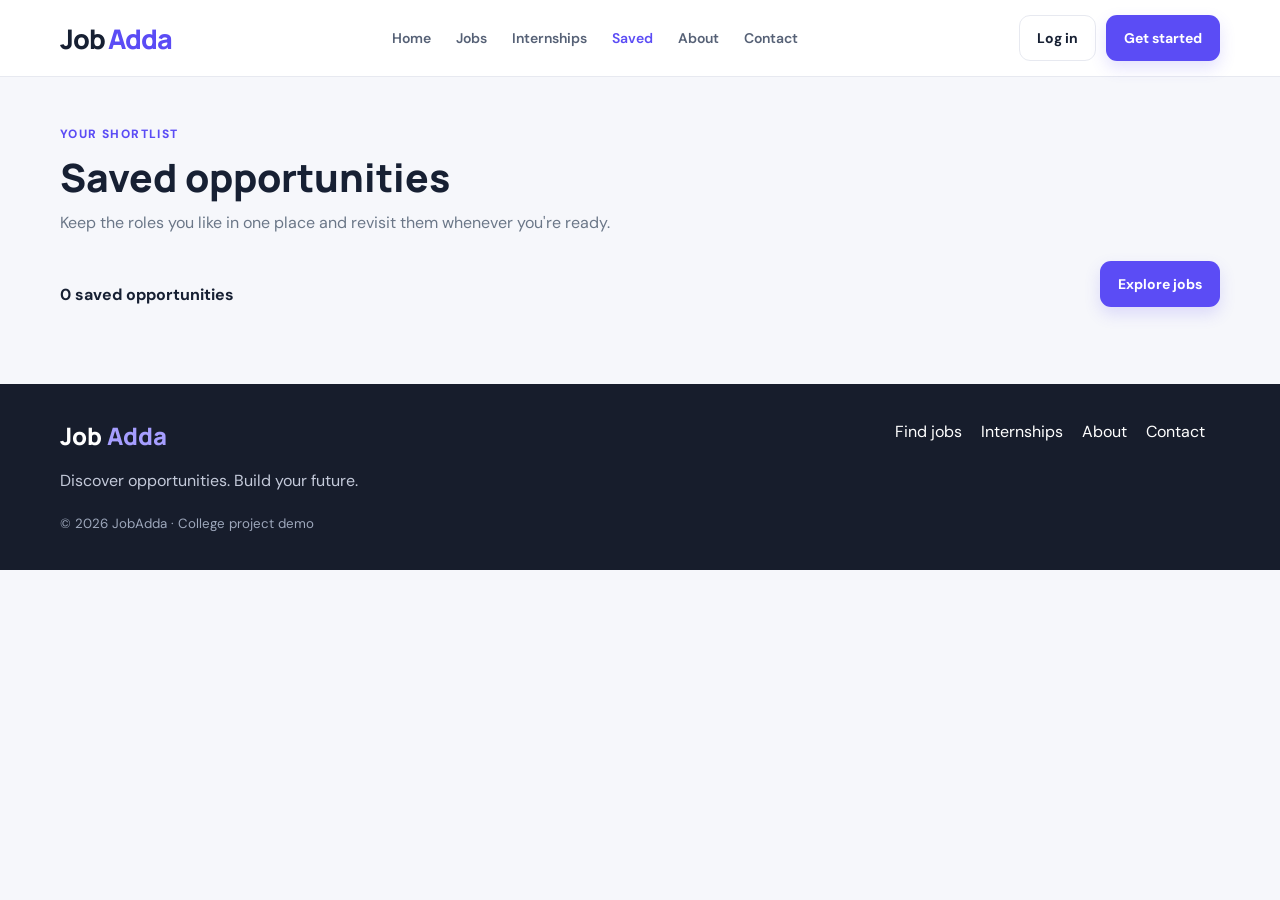
<file: saved.html>
<!DOCTYPE html>
<html lang="en">
 <head>
  <meta charset="utf-8"/>
  <meta content="width=device-width, initial-scale=1.0" name="viewport"/>
  <meta content="JobAdda student placement and opportunity portal" name="description"/>
  <title>
   Saved opportunities | JobAdda
  </title>
  <style>
   /* saved.html styles
   This page has its own stylesheet.
   Edit this file to change the appearance of saved.html.
*/

@import url('https://fonts.googleapis.com/css2?family=DM+Sans:wght@400;500;600;700;800&family=Manrope:wght@500;600;700;800&display=swap');

:root {
  --primary: #5b4cf5;
  --primary-dark: #4638d8;
  --ink: #172033;
  --muted: #6b7788;
  --bg: #f6f7fb;
  --white: #fff;
  --line: #e7e9f0;
  --soft: #efedff;
  --green: #16845d;
  --red: #d9485f;
  --shadow: 0 14px 38px rgba(28,35,62,.08);
  --radius: 18px;
}

* {
  box-sizing: border-box;
}

html {
  scroll-behavior: smooth;
}

body {
  margin: 0;
  background: var(--bg);
  color: var(--ink);
  font-family: 'DM Sans',Arial,sans-serif;
  line-height: 1.6;
}

a {
  color: inherit;
  text-decoration: none;
}

button,input,select,textarea {
  font: inherit;
}

button {
  cursor: pointer;
}

.container {
  width: min(1160px,calc(100% - 40px));
  margin: auto;
}

.site-header {
  position: sticky;
  top: 0;
  z-index: 50;
  background: rgba(255,255,255,.96);
  backdrop-filter: blur(12px);
  border-bottom: 1px solid var(--line);
}

.nav {
  min-height: 76px;
  display: flex;
  align-items: center;
  justify-content: space-between;
  gap: 24px;
}

.brand {
  font: 800 27px 'Manrope',sans-serif;
  letter-spacing: -1.2px;
  color: var(--ink);
  white-space: nowrap;
}

.brand span {
  color: var(--primary);
}

.nav-links {
  display: flex;
  align-items: center;
  gap: 25px;
  color: #566176;
  font-weight: 600;
  font-size: 14px;
}

.nav-links a:hover,.nav-links a.active {
  color: var(--primary);
}

.nav-actions {
  display: flex;
  align-items: center;
  gap: 10px;
}

.menu-toggle {
  display: none;
  border: 1px solid var(--line);
  background: white;
  border-radius: 10px;
  padding: 9px 12px;
}

.btn {
  display: inline-flex;
  align-items: center;
  justify-content: center;
  gap: 8px;
  border: 1px solid transparent;
  border-radius: 11px;
  padding: 11px 17px;
  font-weight: 700;
  font-size: 14px;
  transition: .2s;
}

.btn-primary {
  background: var(--primary);
  color: #fff;
  box-shadow: 0 7px 16px #5b4cf52b;
}

.btn-primary:hover {
  background: var(--primary-dark);
  transform: translateY(-1px);
}

.btn-outline {
  background: #fff;
  border-color: var(--line);
  color: var(--ink);
}

.btn-outline:hover {
  border-color: var(--primary);
  color: var(--primary);
}

.btn-soft {
  background: var(--soft);
  color: var(--primary);
}

.btn-danger {
  background: #fff0f2;
  color: var(--red);
}

.btn-block {
  width: 100%;
}

.eyebrow {
  color: var(--primary);
  font-size: 12px;
  font-weight: 800;
  letter-spacing: 1.4px;
  text-transform: uppercase;
}

.hero {
  padding: 76px 0 56px;
  display: grid;
  grid-template-columns: 1.1fr .9fr;
  align-items: center;
  gap: 55px;
}

.hero h1 {
  font: 800 clamp(42px,6vw,66px)/1.08 'Manrope',sans-serif;
  letter-spacing: -2.8px;
  margin: 14px 0 18px;
}

.gradient-text {
  color: var(--primary);
}

.lead {
  font-size: 18px;
  color: var(--muted);
  max-width: 610px;
}

.search-panel {
  display: flex;
  gap: 10px;
  padding: 9px;
  background: white;
  border: 1px solid var(--line);
  border-radius: 15px;
  box-shadow: var(--shadow);
  margin-top: 28px;
  max-width: 680px;
}

.search-panel input {
  border: 0;
  outline: 0;
  min-width: 0;
  flex: 1;
  padding: 10px 12px;
}

.hero-art {
  background: linear-gradient(145deg,#eae7ff,#fff 70%);
  border: 1px solid #dedaff;
  border-radius: 28px;
  padding: 34px;
  min-height: 350px;
  display: flex;
  align-items: center;
}

.feature-card {
  background: #fff;
  border: 1px solid var(--line);
  border-radius: 20px;
  padding: 25px;
  width: 100%;
  box-shadow: 0 22px 55px #3332;
  transform: rotate(1deg);
}

.feature-top {
  display: flex;
  align-items: center;
  gap: 13px;
}

.company-mark {
  width: 46px;
  height: 46px;
  border-radius: 14px;
  background: var(--soft);
  color: var(--primary);
  display: grid;
  place-items: center;
  font-weight: 800;
  font-size: 18px;
}

.feature-card h3 {
  margin: 0;
  font-size: 19px;
}

.muted {
  color: var(--muted);
}

.tag {
  display: inline-flex;
  background: #f1f2f8;
  color: #596579;
  border-radius: 30px;
  padding: 5px 10px;
  font-size: 12px;
  font-weight: 700;
  margin: 5px 5px 0 0;
}

.tag.purple {
  background: var(--soft);
  color: var(--primary);
}

.section {
  padding: 45px 0;
}

.section-head {
  display: flex;
  justify-content: space-between;
  align-items: end;
  gap: 20px;
  margin-bottom: 22px;
}

.section-head h2 {
  font: 800 29px 'Manrope',sans-serif;
  margin: 5px 0;
}

.stats {
  display: grid;
  grid-template-columns: repeat(3,1fr);
  gap: 16px;
  margin: 22px 0 10px;
}

.stat {
  background: #fff;
  border: 1px solid var(--line);
  border-radius: 16px;
  padding: 22px;
}

.stat strong {
  display: block;
  font: 800 28px 'Manrope';
  color: var(--primary);
}

.stat span {
  font-size: 13px;
  color: var(--muted);
}

.cards {
  display: grid;
  grid-template-columns: repeat(3,1fr);
  gap: 18px;
}

.job-card,.panel,.auth-card,.info-card {
  background: #fff;
  border: 1px solid var(--line);
  border-radius: var(--radius);
  box-shadow: 0 5px 20px rgba(25,32,55,.035);
}

.job-card {
  padding: 21px;
  display: flex;
  flex-direction: column;
  min-height: 245px;
}

.job-card h3 {
  margin: 13px 0 4px;
  font-size: 18px;
}

.job-card .company {
  color: var(--muted);
  font-size: 14px;
}

.job-meta {
  display: flex;
  flex-wrap: wrap;
  gap: 12px;
  color: var(--muted);
  font-size: 13px;
  margin: 13px 0;
}

.job-card .card-bottom {
  margin-top: auto;
  display: flex;
  align-items: center;
  justify-content: space-between;
  gap: 8px;
  padding-top: 14px;
  border-top: 1px solid var(--line);
}

.page-heading {
  padding: 48px 0 25px;
}

.page-heading h1 {
  font: 800 39px 'Manrope';
  margin: 6px 0;
}

.page-heading p {
  color: var(--muted);
  margin: 0;
}

.filters {
  display: grid;
  grid-template-columns: 2fr 1fr 1fr auto;
  gap: 10px;
  background: white;
  border: 1px solid var(--line);
  padding: 14px;
  border-radius: 15px;
  margin: 15px 0 24px;
}

.control {
  width: 100%;
  border: 1px solid #dfe2eb;
  background: #fff;
  border-radius: 10px;
  padding: 12px 13px;
  outline: none;
}

.control:focus {
  border-color: var(--primary);
  box-shadow: 0 0 0 3px #5b4cf51a;
}

.auth-wrap {
  min-height: calc(100vh - 150px);
  display: grid;
  place-items: center;
  padding: 45px 16px;
}

.auth-card {
  width: min(100%,510px);
  padding: 35px;
}

.auth-card h1 {
  text-align: center;
  font: 800 31px 'Manrope';
  margin: 0 0 7px;
}

.auth-sub {
  text-align: center;
  color: var(--muted);
  margin: 0 0 27px;
}

.field {
  margin: 0 0 17px;
}

.field label {
  display: block;
  font-weight: 700;
  font-size: 13px;
  margin-bottom: 7px;
}

.field input,.field select,.field textarea {
  width: 100%;
  padding: 12px 13px;
  border: 1px solid #dfe2eb;
  border-radius: 10px;
  outline: 0;
  background: white;
}

.field input:focus,.field select:focus,.field textarea:focus {
  border-color: var(--primary);
  box-shadow: 0 0 0 3px #5b4cf51a;
}

.role-row {
  display: flex;
  gap: 22px;
  padding: 13px;
  background: #f8f8fc;
  border-radius: 11px;
  margin-bottom: 20px;
}

.role-row label {
  display: flex;
  gap: 8px;
  align-items: center;
  font-weight: 600;
}

.role-row input {
  accent-color: var(--primary);
}

.form-row {
  display: grid;
  grid-template-columns: 1fr 1fr;
  gap: 13px;
}

.auth-foot {
  text-align: center;
  margin: 20px 0 0;
  color: var(--muted);
  font-size: 14px;
}

.auth-foot a {
  color: var(--primary);
  font-weight: 700;
}

.notice {
  padding: 11px 13px;
  border-radius: 10px;
  font-size: 13px;
  margin: 13px 0;
  display: none;
}

.notice.show {
  display: block;
}

.notice.error {
  background: #fff0f2;
  color: #b4233d;
}

.notice.success {
  background: #eaf8f1;
  color: #16734f;
}

.inline-between {
  display: flex;
  justify-content: space-between;
  align-items: center;
  gap: 12px;
  font-size: 13px;
  margin: 4px 0 18px;
}

.inline-between a {
  color: var(--primary);
  font-weight: 700;
}

.detail-layout {
  display: grid;
  grid-template-columns: 1fr 320px;
  gap: 22px;
  padding: 25px 0 60px;
}

.panel {
  padding: 25px;
}

.panel h2 {
  margin: 0 0 12px;
  font: 800 21px 'Manrope';
}

.detail-title {
  display: flex;
  align-items: center;
  gap: 15px;
}

.detail-title h1 {
  font: 800 30px 'Manrope';
  margin: 0;
}

.description-text {
  color: #536078;
  white-space: pre-line;
}

.empty-state {
  text-align: center;
  padding: 55px 20px;
  background: white;
  border: 1px dashed #cfd2df;
  border-radius: 18px;
}

.empty-state .empty-icon {
  font-size: 38px;
}

.empty-state h3 {
  margin: 10px 0 4px;
}

.dashboard-grid {
  display: grid;
  grid-template-columns: repeat(3,1fr);
  gap: 16px;
}

.dashboard-tile {
  padding: 22px;
  background: white;
  border: 1px solid var(--line);
  border-radius: 16px;
}

.dashboard-tile strong {
  font: 800 28px 'Manrope';
  display: block;
  color: var(--primary);
}

.admin-layout {
  display: grid;
  grid-template-columns: 360px 1fr;
  gap: 20px;
  align-items: start;
}

.admin-list {
  display: grid;
  gap: 12px;
}

.admin-item {
  background: #fff;
  border: 1px solid var(--line);
  border-radius: 14px;
  padding: 16px;
}

.admin-item h3 {
  margin: 0 0 4px;
}

.admin-actions {
  display: flex;
  gap: 8px;
  margin-top: 12px;
}

.footer {
  margin-top: 55px;
  background: #171d2c;
  color: #c4cada;
  padding: 35px 0;
}

.footer-grid {
  display: flex;
  justify-content: space-between;
  gap: 25px;
  flex-wrap: wrap;
}

.footer a {
  color: #fff;
  margin-right: 15px;
}

.footer-brand {
  font: 800 24px 'Manrope';
  color: #fff;
}

.footer-brand span {
  color: #a69eff;
}

.footer small {
  color: #9da7bb;
}

.two-col {
  display: grid;
  grid-template-columns: repeat(2,1fr);
  gap: 18px;
}

.info-card {
  padding: 25px;
}

.info-card h3 {
  margin: 0 0 8px;
}

.toast {
  position: fixed;
  right: 20px;
  bottom: 20px;
  background: #172033;
  color: white;
  padding: 13px 18px;
  border-radius: 12px;
  box-shadow: var(--shadow);
  z-index: 100;
  display: none;
}

.toast.show {
  display: block;
}

@media (max-width:900px) {
  .nav-links {
    gap: 13px;
  }
  .hero {
    gap: 25px;
  }
  .cards {
    grid-template-columns: repeat(2,1fr);
  }
  .admin-layout {
    grid-template-columns: 1fr;
  }
  .detail-layout {
    grid-template-columns: 1fr 280px;
  }
}

@media (max-width:700px) {
  .nav {
    flex-wrap: wrap;
    padding: 13px 0;
  }
  .menu-toggle {
    display: block;
  }
  .nav-links {
    display: none;
    order: 3;
    width: 100%;
    flex-direction: column;
    align-items: flex-start;
    padding: 12px 0;
  }
  .nav-links.open {
    display: flex;
  }
  .nav-actions .btn-outline {
    display: none;
  }
  .hero {
    grid-template-columns: 1fr;
    padding: 48px 0 30px;
  }
  .hero-art {
    min-height: 260px;
    padding: 20px;
  }
  .hero h1 {
    font-size: 46px;
  }
  .stats,.cards,.dashboard-grid,.two-col {
    grid-template-columns: 1fr;
  }
  .filters {
    grid-template-columns: 1fr;
  }
  .detail-layout {
    grid-template-columns: 1fr;
  }
  .form-row {
    grid-template-columns: 1fr;
  }
  .auth-card {
    padding: 26px 20px;
  }
  .section-head {
    align-items: start;
    flex-direction: column;
  }
  .page-heading h1 {
    font-size: 32px;
  }
}
  </style>
 </head>
 <body>
  <header class="site-header">
   <div class="container nav">
    <a class="brand" href="index.html">
     Job
     <span>
      Adda
     </span>
    </a>
    <button aria-label="Open navigation" class="menu-toggle" id="menuToggle">
     ☰
    </button>
    <nav class="nav-links" id="navLinks">
     <a href="index.html">
      Home
     </a>
     <a href="jobs.html">
      Jobs
     </a>
     <a href="internships.html">
      Internships
     </a>
     <a href="saved.html">
      Saved
     </a>
     <a href="about.html">
      About
     </a>
     <a href="contact.html">
      Contact
     </a>
    </nav>
    <div class="nav-actions">
     <a class="btn btn-outline" href="login.html" id="navLogin">
      Log in
     </a>
     <a class="btn btn-primary" href="register.html" id="navRegister">
      Get started
     </a>
    </div>
   </div>
  </header>
  <main class="container">
   <section class="page-heading">
    <div class="eyebrow">
     YOUR SHORTLIST
    </div>
    <h1>
     Saved opportunities
    </h1>
    <p>
     Keep the roles you like in one place and revisit them whenever you're ready.
    </p>
   </section>
   <div class="section-head">
    <div>
     <strong id="savedCount">
      0 saved opportunities
     </strong>
    </div>
    <a class="btn btn-primary" href="jobs.html">
     Explore jobs
    </a>
   </div>
   <div class="cards" id="savedResults">
   </div>
   <div class="empty-state" hidden="" id="savedEmpty">
    <div class="empty-icon">
     ♡
    </div>
    <h3>
     No saved opportunities yet
    </h3>
    <p class="muted">
     Browse jobs or internships and tap Save to build your shortlist.
    </p>
    <a class="btn btn-primary" href="jobs.html">
     Browse opportunities
    </a>
   </div>
  </main>
  <footer class="footer">
   <div class="container footer-grid">
    <div>
     <div class="footer-brand">
      Job
      <span>
       Adda
      </span>
     </div>
     <p>
      Discover opportunities. Build your future.
     </p>
     <small>
      &copy; 2026 JobAdda &middot; College project demo
     </small>
    </div>
    <div>
     <a href="jobs.html">
      Find jobs
     </a>
     <a href="internships.html">
      Internships
     </a>
     <a href="about.html">
      About
     </a>
     <a href="contact.html">
      Contact
     </a>
    </div>
   </div>
  </footer>
  <div class="toast" id="toast">
  </div>
  <script>
    function getCurrentUser() {
        return JSON.parse(localStorage.getItem('jobaddaCurrentUser') || 'null');
    }

    function setupNav() {
        document.getElementById('menuToggle').addEventListener('click', () => {
            document.getElementById('navLinks').classList.toggle('open');
        });

        if (getCurrentUser()) {
            const loginLink = document.getElementById('navLogin');
            const registerLink = document.getElementById('navRegister');

            loginLink.textContent = 'Dashboard';
            loginLink.href = 'dashboard.html';

            registerLink.textContent = 'Log out';
            registerLink.href = '#';
            registerLink.addEventListener('click', event => {
                event.preventDefault();
                localStorage.removeItem('jobaddaCurrentUser');
                location.href = 'index.html';
            });
        }

        const currentPage = location.pathname.split('/').pop();
        document.querySelectorAll('.nav-links a').forEach(link => {
            if (link.getAttribute('href') === currentPage) {
                link.classList.add('active');
            }
        });
    }

    document.addEventListener('DOMContentLoaded', setupNav);
  </script>
 </body>
</html>
</file>
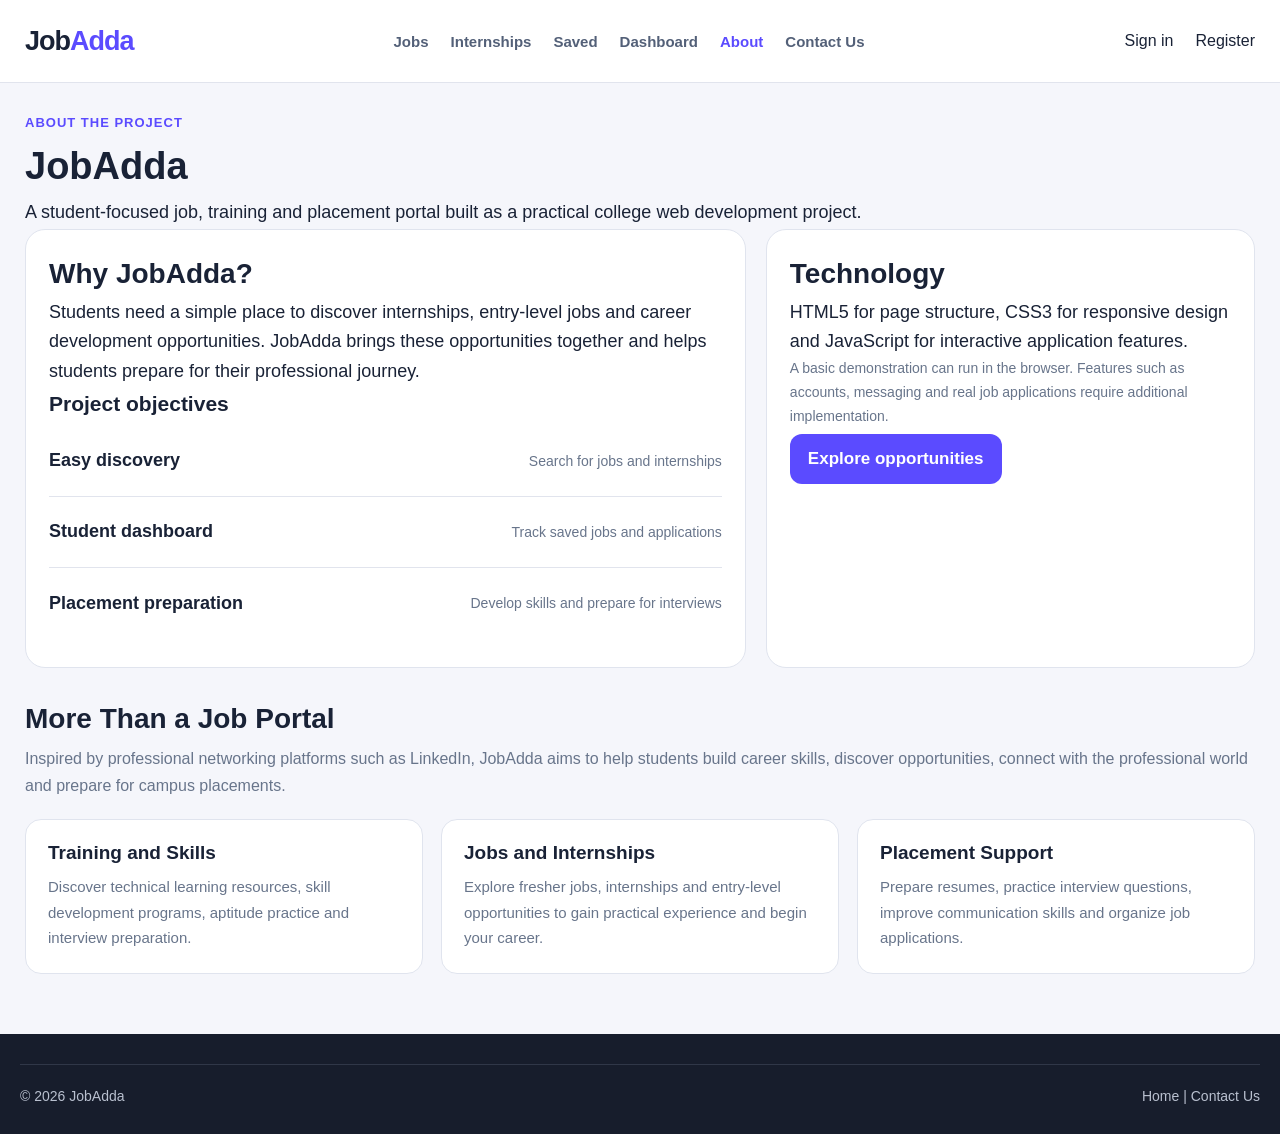
<file: khushi/about.html>
<!DOCTYPE html>
<html lang="en">
<head>
    <meta charset="UTF-8">
    <meta name="viewport" content="width=device-width, initial-scale=1.0">
    <title>About JobAdda</title>

    <style>
        * {
            margin: 0;
            padding: 0;
            box-sizing: border-box;
        }

        body {
            font-family: Arial, Helvetica, sans-serif;
            background: #f5f6fb;
            color: #192236;
        }

        .navbar {
            background: white;
            border-bottom: 1px solid #e1e4ed;
        }

        .nav-container {
            max-width: 1240px;
            min-height: 82px;
            margin: auto;
            padding: 15px 0;
            display: flex;
            align-items: center;
            justify-content: space-between;
            gap: 20px;
        }

        .logo {
            color: #192236;
            font-size: 27px;
            font-weight: bold;
            letter-spacing: -1px;
            text-decoration: none;
            white-space: nowrap;
        }

        .logo span {
            color: #5b4bff;
        }

        .nav-links,
        .auth-links {
            display: flex;
            align-items: center;
            gap: 22px;
        }

        .nav-links a {
            color: #536078;
            font-size: 15px;
            font-weight: bold;
            text-decoration: none;
        }

        .auth-links a {
            color: #192236;
            text-decoration: none;
            white-space: nowrap;
        }

        .nav-links a:hover,
        .auth-links a:hover,
        .nav-links .active {
            color: #5b4bff;
        }

        /* Main Content */
        .main-container {
            max-width: 1240px;
            min-height: 682px;
            margin: auto;
            padding: 32px 0 60px;
        }

        .eyebrow {
            color: #5b4bff;
            font-size: 13px;
            font-weight: bold;
            letter-spacing: 1px;
            margin-bottom: 15px;
        }

        .page-title {
            font-size: 38px;
            margin-bottom: 10px;
        }

        .intro {
            font-size: 18px;
            line-height: 1.6;
            margin-bottom: 2px;
        }

        /* About Cards */
        .about-grid {
            display: grid;
            grid-template-columns: 1.4fr 0.95fr;
            gap: 20px;
        }

        .about-card {
            background: white;
            border: 1px solid #e0e4ee;
            border-radius: 20px;
            padding: 28px 23px;
        }

        .about-card h2 {
            font-size: 28px;
            margin-bottom: 8px;
        }

        .about-card h3 {
            font-size: 21px;
            margin: 5px 0 10px;
        }

        .about-card > p {
            font-size: 18px;
            line-height: 1.65;
        }

        .muted {
            color: #68758b;
            font-size: 14px !important;
            line-height: 1.7 !important;
        }

        /* Objectives */
        .objective {
            min-height: 71px;
            display: flex;
            align-items: center;
            justify-content: space-between;
            gap: 15px;
            border-bottom: 1px solid #e1e4ed;
        }

        .objective:last-child {
            border-bottom: none;
        }

        .objective strong {
            font-size: 18px;
        }

        .objective span {
            color: #68758b;
            font-size: 14px;
            text-align: right;
        }

        /* Buttons */
        .button {
            display: inline-block;
            background: #5b4bff;
            color: white;
            padding: 15px 18px;
            margin-top: 5px;
            border-radius: 12px;
            font-size: 17px;
            font-weight: bold;
            text-decoration: none;
        }

        .button:hover {
            background: #4737e8;
        }

        /* Training and Placement */
        .placement-section {
            margin-top: 35px;
        }

        .placement-section > h2 {
            font-size: 28px;
            margin-bottom: 10px;
        }

        .placement-section > p {
            color: #68758b;
            font-size: 16px;
            line-height: 1.7;
            margin-bottom: 20px;
        }

        .features {
            display: grid;
            grid-template-columns: repeat(3, 1fr);
            gap: 18px;
        }

        .feature-card {
            background: white;
            border: 1px solid #e0e4ee;
            border-radius: 16px;
            padding: 22px;
        }

        .feature-card h3 {
            font-size: 19px;
            margin-bottom: 10px;
        }

        .feature-card p {
            color: #68758b;
            font-size: 15px;
            line-height: 1.7;
        }

        /* Footer */
        .footer {
            background: #171d2c;
            color: #b9c0cf;
            padding: 30px 20px;
        }

        .footer-inner {
            max-width: 1240px;
            margin: auto;
            padding-top: 23px;
            border-top: 1px solid #303748;
            display: flex;
            justify-content: space-between;
            gap: 15px;
            font-size: 14px;
        }

        .footer a {
            color: #b9c0cf;
            text-decoration: none;
        }

        .footer a:hover {
            color: white;
        }

        /* Responsive */
        @media (max-width: 1300px) {
            .nav-container,
            .main-container {
                margin-left: 25px;
                margin-right: 25px;
            }
        }

        @media (max-width: 1000px) {
            .nav-container {
                flex-wrap: wrap;
            }

            .about-grid {
                grid-template-columns: 1fr 1fr;
            }
        }

        @media (max-width: 700px) {
            .nav-container {
                flex-direction: column;
                align-items: flex-start;
            }

            .nav-links {
                flex-wrap: wrap;
                gap: 15px;
            }

            .main-container {
                min-height: auto;
                padding: 35px 0 50px;
            }

            .page-title {
                font-size: 32px;
            }

            .intro {
                font-size: 16px;
                margin-bottom: 20px;
            }

            .about-grid,
            .features {
                grid-template-columns: 1fr;
                gap: 16px;
            }

            .about-card {
                padding: 23px 18px;
            }

            .about-card h2 {
                font-size: 25px;
            }

            .about-card > p {
                font-size: 16px;
            }

            .objective {
                align-items: flex-start;
                flex-direction: column;
                justify-content: center;
                padding: 15px 0;
                gap: 7px;
            }

            .objective span {
                text-align: left;
            }

            .footer-inner {
                flex-wrap: wrap;
            }
        }
    </style>
</head>

<body>

    <!-- Navigation Bar -->
    <header class="navbar">
        <div class="nav-container">

            <a href="index.html" class="logo">
                Job<span>Adda</span>
            </a>

            <nav class="nav-links">
                <a href="index.html#jobs">Jobs</a>
                <a href="index.html#internships">Internships</a>
                <a href="index.html#saved">Saved</a>
                <a href="index.html#dashboard">Dashboard</a>
                <a href="about.html" class="active">About</a>
                <a href="contact.html">Contact Us</a>
            </nav>

            <div class="auth-links">
                <a href="index.html#signin">Sign in</a>
                <a href="index.html#register">Register</a>
            </div>

        </div>
    </header>

    <!-- About Content -->
    <main class="main-container">

        <p class="eyebrow">ABOUT THE PROJECT</p>

        <h1 class="page-title">JobAdda</h1>

        <p class="intro">
            A student-focused job, training and placement portal built
            as a practical college web development project.
        </p>

        <div class="about-grid">

            <section class="about-card">

                <h2>Why JobAdda?</h2>

                <p>
                    Students need a simple place to discover internships,
                    entry-level jobs and career development opportunities.
                    JobAdda brings these opportunities together and helps
                    students prepare for their professional journey.
                </p>

                <h3>Project objectives</h3>

                <div class="objective">
                    <strong>Easy discovery</strong>
                    <span>Search for jobs and internships</span>
                </div>

                <div class="objective">
                    <strong>Student dashboard</strong>
                    <span>Track saved jobs and applications</span>
                </div>

                <div class="objective">
                    <strong>Placement preparation</strong>
                    <span>Develop skills and prepare for interviews</span>
                </div>

            </section>

            <section class="about-card">

                <h2>Technology</h2>

                <p>
                    HTML5 for page structure, CSS3 for responsive design
                    and JavaScript for interactive application features.
                </p>

                <p class="muted">
                    A basic demonstration can run in the browser.
                    Features such as accounts, messaging and real job
                    applications require additional implementation.
                </p>

                <a href="index.html#jobs" class="button">
                    Explore opportunities
                </a>

            </section>

        </div>

        <!-- Training and Placement -->
        <section class="placement-section">

            <h2>More Than a Job Portal</h2>

            <p>
                Inspired by professional networking platforms such as
                LinkedIn, JobAdda aims to help students build career skills,
                discover opportunities, connect with the professional world
                and prepare for campus placements.
            </p>

            <div class="features">

                <div class="feature-card">
                    <h3>Training and Skills</h3>
                    <p>
                        Discover technical learning resources, skill
                        development programs, aptitude practice and
                        interview preparation.
                    </p>
                </div>

                <div class="feature-card">
                    <h3>Jobs and Internships</h3>
                    <p>
                        Explore fresher jobs, internships and entry-level
                        opportunities to gain practical experience and
                        begin your career.
                    </p>
                </div>

                <div class="feature-card">
                    <h3>Placement Support</h3>
                    <p>
                        Prepare resumes, practice interview questions,
                        improve communication skills and organize
                        job applications.
                    </p>
                </div>

            </div>

        </section>

    </main>

    <!-- Footer -->
    <footer class="footer">
        <div class="footer-inner">
            <p>© 2026 JobAdda</p>
            <p>
                <a href="index.html">Home</a> |
                <a href="contact.html">Contact Us</a>
            </p>
        </div>
    </footer>

</body>
</html>
</file>
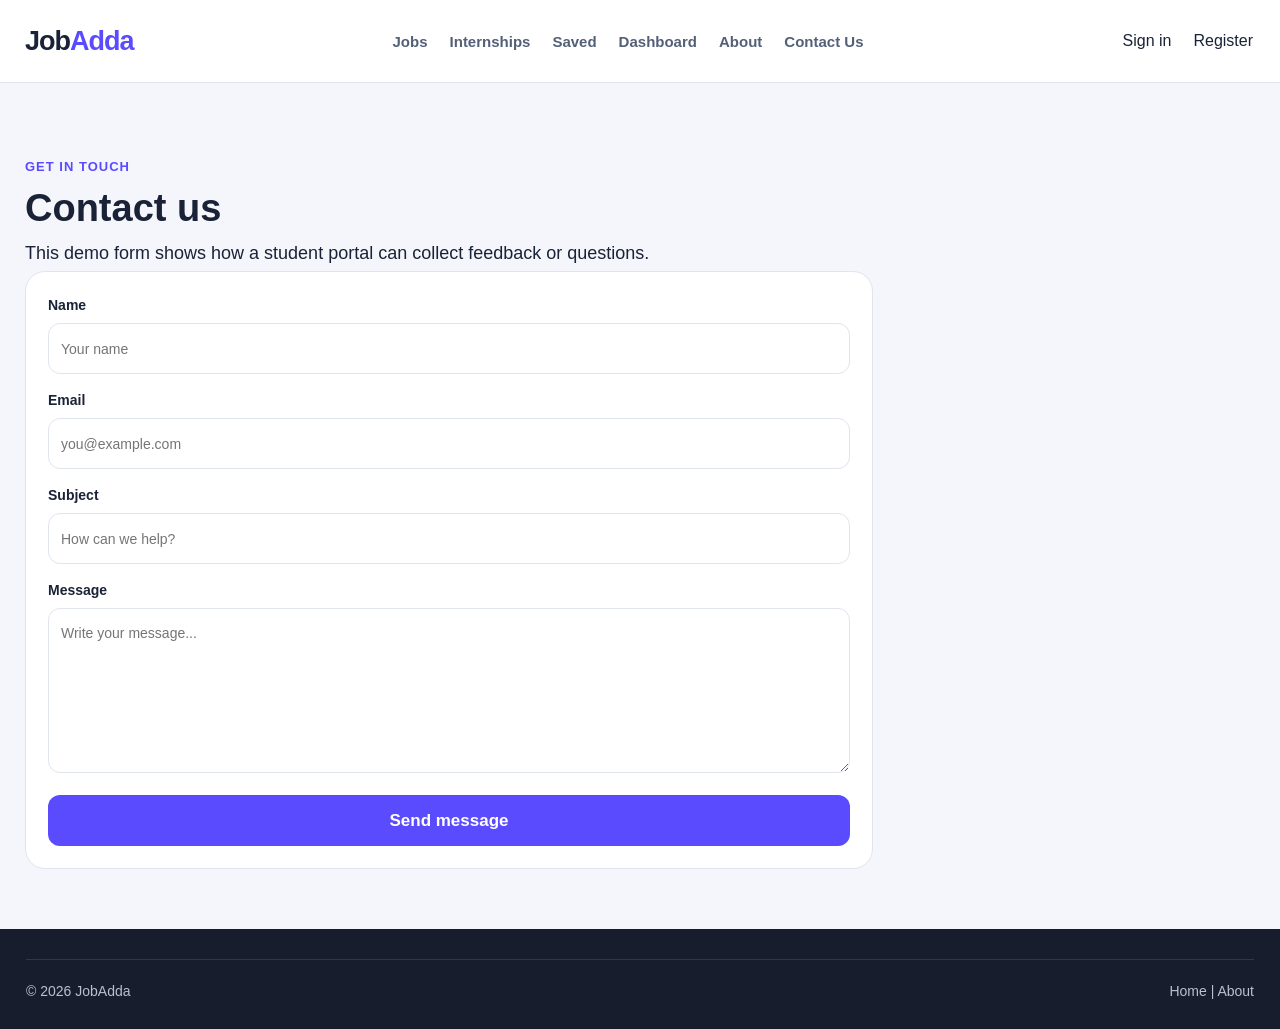
<file: khushi/contact.html>
<!DOCTYPE html>
<html lang="en">
<head>
    <meta charset="UTF-8">
    <meta name="viewport" content="width=device-width, initial-scale=1.0">
    <title>Contact Us - JobAdda</title>

    <style>
        * {
            margin: 0;
            padding: 0;
            box-sizing: border-box;
        }

        body {
            font-family: Arial, Helvetica, sans-serif;
            background: #f5f6fb;
            color: #192236;
        }

        /* Navigation */
        .navbar {
            background: white;
            border-bottom: 1px solid #e1e4ed;
        }

        .nav-container {
            max-width: 1228px;
            min-height: 82px;
            margin: auto;
            padding: 15px 0;
            display: flex;
            align-items: center;
            justify-content: space-between;
            gap: 20px;
        }

        .logo {
            color: #192236;
            font-size: 27px;
            font-weight: bold;
            letter-spacing: -1px;
            text-decoration: none;
            white-space: nowrap;
        }

        .logo span {
            color: #5b4bff;
        }

        .nav-links,
        .auth-links {
            display: flex;
            align-items: center;
            gap: 22px;
        }

        .nav-links a {
            color: #536078;
            font-size: 15px;
            font-weight: bold;
            text-decoration: none;
        }

        .auth-links a {
            color: #192236;
            text-decoration: none;
            white-space: nowrap;
        }

        .nav-links a:hover,
        .auth-links a:hover {
            color: #5b4bff;
        }

        /* Contact Content */
        .main-container {
            max-width: 1228px;
            min-height: 682px;
            margin: auto;
            padding: 76px 0 60px;
        }

        .eyebrow {
            color: #5b4bff;
            font-size: 13px;
            font-weight: bold;
            letter-spacing: 1px;
            margin-bottom: 13px;
        }

        .page-title {
            font-size: 38px;
            margin-bottom: 10px;
        }

        .intro {
            font-size: 18px;
            line-height: 1.5;
            margin-bottom: 4px;
        }

        /* Contact Form Card */
        .contact-card {
            width: 848px;
            max-width: 100%;
            background: white;
            border: 1px solid #e0e4ee;
            border-radius: 20px;
            padding: 25px 22px 22px;
        }

        .form-group {
            margin-bottom: 18px;
        }

        .form-group label {
            display: block;
            font-size: 14px;
            font-weight: bold;
            margin-bottom: 10px;
        }

        .form-group input,
        .form-group textarea {
            width: 100%;
            border: 1px solid #e0e4ee;
            border-radius: 12px;
            padding: 16px 12px;
            font-family: Arial, Helvetica, sans-serif;
            font-size: 14px;
            background: white;
            outline: none;
        }

        .form-group input {
            height: 51px;
        }

        .form-group textarea {
            height: 165px;
            resize: vertical;
        }

        .form-group input:focus,
        .form-group textarea:focus {
            border-color: #5b4bff;
        }

        /* Submit Button */
        .submit-button {
            width: 100%;
            min-height: 51px;
            background: #5b4bff;
            color: white;
            border: none;
            border-radius: 12px;
            font-size: 17px;
            font-weight: bold;
            cursor: pointer;
        }

        .submit-button:hover {
            background: #4737e8;
        }

        /* Footer */
        .footer {
            background: #171d2c;
            color: #b9c0cf;
            padding: 30px 20px;
        }

        .footer-inner {
            max-width: 1228px;
            margin: auto;
            padding-top: 23px;
            border-top: 1px solid #303748;
            display: flex;
            justify-content: space-between;
            gap: 15px;
            font-size: 14px;
        }

        .footer a {
            color: #b9c0cf;
            text-decoration: none;
        }

        .footer a:hover {
            color: white;
        }

        /* Responsive Design */
        @media (max-width: 1300px) {
            .nav-container,
            .main-container {
                margin-left: 25px;
                margin-right: 25px;
            }
        }

        @media (max-width: 1000px) {
            .nav-container {
                flex-wrap: wrap;
            }
        }

        @media (max-width: 700px) {
            .nav-container {
                flex-direction: column;
                align-items: flex-start;
            }

            .nav-links {
                flex-wrap: wrap;
                gap: 15px;
            }

            .main-container {
                min-height: auto;
                padding: 40px 0 50px;
            }

            .page-title {
                font-size: 32px;
            }

            .intro {
                font-size: 16px;
                margin-bottom: 18px;
            }

            .contact-card {
                padding: 22px 16px;
            }

            .form-group textarea {
                height: 140px;
            }

            .footer-inner {
                flex-wrap: wrap;
            }
        }
    </style>
</head>

<body>

    <!-- Navigation Bar -->
    <header class="navbar">
        <div class="nav-container">

            <a href="index.html" class="logo">
                Job<span>Adda</span>
            </a>

            <nav class="nav-links">
                <a href="index.html#jobs">Jobs</a>
                <a href="index.html#internships">Internships</a>
                <a href="index.html#saved">Saved</a>
                <a href="index.html#dashboard">Dashboard</a>
                <a href="about.html">About</a>
                <a href="contact.html">Contact Us</a>
            </nav>

            <div class="auth-links">
                <a href="index.html#signin">Sign in</a>
                <a href="index.html#register">Register</a>
            </div>

        </div>
    </header>

    <!-- Contact Section -->
    <main class="main-container">

        <p class="eyebrow">GET IN TOUCH</p>

        <h1 class="page-title">Contact us</h1>

        <p class="intro">
            This demo form shows how a student portal can collect
            feedback or questions.
        </p>

        <section class="contact-card">

            <form action="#" method="post">

                <div class="form-group">
                    <label for="name">Name</label>
                    <input
                        type="text"
                        id="name"
                        name="name"
                        placeholder="Your name"
                        required
                    >
                </div>

                <div class="form-group">
                    <label for="email">Email</label>
                    <input
                        type="email"
                        id="email"
                        name="email"
                        placeholder="you@example.com"
                        required
                    >
                </div>

                <div class="form-group">
                    <label for="subject">Subject</label>
                    <input
                        type="text"
                        id="subject"
                        name="subject"
                        placeholder="How can we help?"
                        required
                    >
                </div>

                <div class="form-group">
                    <label for="message">Message</label>
                    <textarea
                        id="message"
                        name="message"
                        placeholder="Write your message..."
                        required
                    ></textarea>
                </div>

                <button type="submit" class="submit-button">
                    Send message
                </button>

            </form>

        </section>

    </main>

    <!-- Footer -->
    <footer class="footer">
        <div class="footer-inner">
            <p>© 2026 JobAdda</p>
            <p>
                <a href="index.html">Home</a> |
                <a href="about.html">About</a>
            </p>
        </div>
    </footer>

</body>
</html>
</file>
